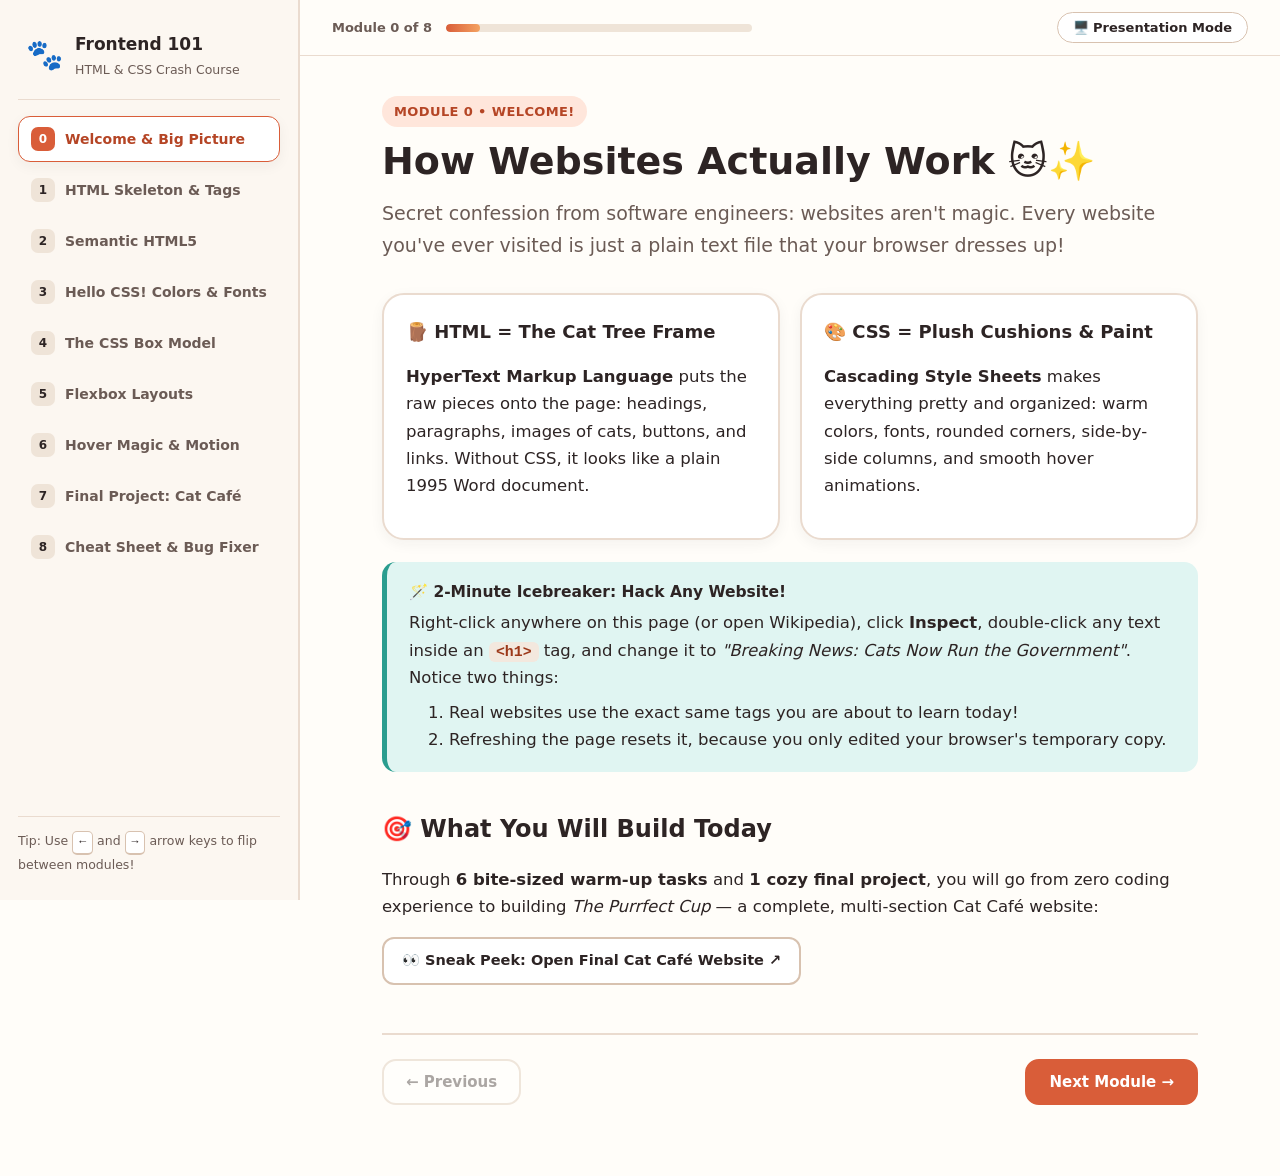
<file: index.html>
<!DOCTYPE html>
<html lang="en">
<head>
  <meta charset="UTF-8">
  <meta name="viewport" content="width=device-width, initial-scale=1.0">
  <title>Lecture 1: Frontend with HTML &amp; CSS (Cat Edition!)</title>
  <link rel="stylesheet" href="lecture-styles.css">
</head>
<body>

  <div class="app-shell">

    <!-- ================= LEFT SIDEBAR NAVIGATION ================= -->
    <aside class="sidebar">
      <div>
        <div class="brand-box">
          <div class="brand-icon">🐾</div>
          <div>
            <p class="brand-title">Frontend 101</p>
            <p class="brand-sub">HTML &amp; CSS Crash Course</p>
          </div>
        </div>

        <ul class="chapter-list">
          <li><button class="chapter-btn active"><span class="chapter-num">0</span> Welcome &amp; Big Picture</button></li>
          <li><button class="chapter-btn"><span class="chapter-num">1</span> HTML Skeleton &amp; Tags</button></li>
          <li><button class="chapter-btn"><span class="chapter-num">2</span> Semantic HTML5</button></li>
          <li><button class="chapter-btn"><span class="chapter-num">3</span> Hello CSS! Colors &amp; Fonts</button></li>
          <li><button class="chapter-btn"><span class="chapter-num">4</span> The CSS Box Model</button></li>
          <li><button class="chapter-btn"><span class="chapter-num">5</span> Flexbox Layouts</button></li>
          <li><button class="chapter-btn"><span class="chapter-num">6</span> Hover Magic &amp; Motion</button></li>
          <li><button class="chapter-btn"><span class="chapter-num">7</span> Final Project: Cat Café</button></li>
          <li><button class="chapter-btn"><span class="chapter-num">8</span> Cheat Sheet &amp; Bug Fixer</button></li>
        </ul>
      </div>

      <div class="sidebar-footer">
        Tip: Use <span class="kbd">←</span> and <span class="kbd">→</span> arrow keys to flip between modules!
      </div>
    </aside>

    <!-- ================= MAIN LECTURE CONTENT ================= -->
    <div class="main-area">

      <header class="topbar">
        <div class="progress-wrap">
          <span class="progress-label" id="progressLabel">Module 0 of 8</span>
          <div class="progress-track">
            <div class="progress-fill" id="progressFill"></div>
          </div>
        </div>

        <div class="topbar-actions">
          <button class="pill-btn" id="togglePresentBtn">🖥️ Presentation Mode</button>
        </div>
      </header>

      <main class="content-inner">

        <!-- =========================================================
             MODULE 0: WELCOME & HOW WEBSITES WORK
             ========================================================= -->
        <section class="chapter-panel active">
          <span class="module-eyebrow">Module 0 &bull; Welcome!</span>
          <h1>How Websites Actually Work 🐱✨</h1>
          <p class="lead">
            Secret confession from software engineers: websites aren't magic. Every website you've ever
            visited is just a plain text file that your browser dresses up!
          </p>

          <div class="concept-grid">
            <div class="concept-card">
              <h3>🪵 HTML = The Cat Tree Frame</h3>
              <p>
                <strong>HyperText Markup Language</strong> puts the raw pieces onto the page:
                headings, paragraphs, images of cats, buttons, and links. Without CSS, it looks like a plain 1995 Word document.
              </p>
            </div>

            <div class="concept-card">
              <h3>🎨 CSS = Plush Cushions &amp; Paint</h3>
              <p>
                <strong>Cascading Style Sheets</strong> makes everything pretty and organized:
                warm colors, fonts, rounded corners, side-by-side columns, and smooth hover animations.
              </p>
            </div>
          </div>

          <div class="callout callout-tip">
            <strong class="callout-title">🪄 2-Minute Icebreaker: Hack Any Website!</strong>
            Right-click anywhere on this page (or open Wikipedia), click <strong>Inspect</strong>,
            double-click any text inside an <code class="inline">&lt;h1&gt;</code> tag, and change it to
            <em>"Breaking News: Cats Now Run the Government"</em>. Notice two things:
            <ol style="margin: 8px 0 0 0;">
              <li>Real websites use the exact same tags you are about to learn today!</li>
              <li>Refreshing the page resets it, because you only edited your browser's temporary copy.</li>
            </ol>
          </div>

          <h2>🎯 What You Will Build Today</h2>
          <p>
            Through <strong>6 bite-sized warm-up tasks</strong> and <strong>1 cozy final project</strong>,
            you will go from zero coding experience to building <em>The Purrfect Cup</em> — a complete, multi-section Cat Café website:
          </p>
          <p>
            <a class="btn-link btn-link-secondary" href="solutions/task-07-final-cat-cafe/index.html" target="_blank">
              👀 Sneak Peek: Open Final Cat Café Website ↗
            </a>
          </p>
        </section>

        <!-- =========================================================
             MODULE 1: HTML SKELETON & FIRST TAGS
             ========================================================= -->
        <section class="chapter-panel">
          <span class="module-eyebrow">Module 1 &bull; HTML Basics</span>
          <h1>HTML Tags: Making Sandwiches with Text</h1>
          <p class="lead">
            In HTML, we wrap pieces of content inside <strong>tags</strong> using angle brackets <code class="inline">&lt; &gt;</code> so the browser knows what each piece is.
          </p>

          <!-- Interactive Widget 1 -->
          <div class="playground">
            <span class="playground-badge">Interactive Explorer</span>
            <h3 style="margin-top:0;">Click Each Piece of This HTML Link:</h3>

            <div class="tag-anatomy-tokens">
              <span class="token-part token-open selected" data-part="open">&lt;a</span>
              <span class="token-part token-attr" data-part="attr">href="https://cats.com"</span>
              <span class="token-part token-open" data-part="open">&gt;</span>
              <span class="token-part token-content" data-part="content">Pet Mochi!</span>
              <span class="token-part token-close" data-part="close">&lt;/a&gt;</span>
            </div>

            <div class="token-explain" id="tokenExplain">
              <strong>1. Opening Tag <code>&lt;a ...&gt;</code></strong>: Tells the browser "Start a clickable link right here!" Think of it as the top slice of bread in a sandwich.
            </div>
          </div>

          <h2>📋 Your Starter Pack of HTML Tags</h2>
          <table class="ref-table">
            <thead>
              <tr>
                <th>Tag</th>
                <th>What It Creates</th>
                <th>Example</th>
              </tr>
            </thead>
            <tbody>
              <tr>
                <td><code class="inline">&lt;h1&gt;</code> to <code class="inline">&lt;h6&gt;</code></td>
                <td>Headings (<code class="inline">h1</code> is biggest, <code class="inline">h6</code> is smallest)</td>
                <td><code class="inline">&lt;h1&gt;Meet Mochi&lt;/h1&gt;</code></td>
              </tr>
              <tr>
                <td><code class="inline">&lt;p&gt;</code></td>
                <td>A normal paragraph of text</td>
                <td><code class="inline">&lt;p&gt;She loves naps.&lt;/p&gt;</code></td>
              </tr>
              <tr>
                <td><code class="inline">&lt;strong&gt;</code> / <code class="inline">&lt;em&gt;</code></td>
                <td><strong>Bold</strong> importance / <em>Italic</em> emphasis</td>
                <td><code class="inline">&lt;strong&gt;Very&lt;/strong&gt; fluffy</code></td>
              </tr>
              <tr>
                <td><code class="inline">&lt;ul&gt;</code> &amp; <code class="inline">&lt;li&gt;</code></td>
                <td>Unordered bullet list + list items inside it</td>
                <td><code class="inline">&lt;ul&gt;&lt;li&gt;Tuna&lt;/li&gt;&lt;/ul&gt;</code></td>
              </tr>
              <tr>
                <td><code class="inline">&lt;a href="..."&gt;</code></td>
                <td>Clickable link (<code class="inline">target="_blank"</code> = new tab)</td>
                <td><code class="inline">&lt;a href="#menu"&gt;Menu&lt;/a&gt;</code></td>
              </tr>
              <tr>
                <td><code class="inline">&lt;img src="..." alt="..."&gt;</code></td>
                <td>Image! <strong>Special rule:</strong> No closing tag needed!</td>
                <td><code class="inline">&lt;img src="mochi.svg" alt="Cat"&gt;</code></td>
              </tr>
            </tbody>
          </table>

          <h2>🏠 Every HTML File Has Two Rooms: <code class="inline">&lt;head&gt;</code> &amp; <code class="inline">&lt;body&gt;</code></h2>
          <div class="code-card">
            <div class="code-header">
              <span>index.html</span>
              <button class="copy-btn">Copy</button>
            </div>
            <pre>&lt;!DOCTYPE html&gt;
&lt;html lang="en"&gt;
&lt;head&gt;
  &lt;!-- 🧠 BRAIN (Invisible settings, tab title &amp; CSS link) --&gt;
  &lt;meta charset="UTF-8"&gt;
  &lt;title&gt;Browser Tab Title&lt;/title&gt;
&lt;/head&gt;
&lt;body&gt;
  &lt;!-- 👀 VISIBLE PAGE (Everything your visitor actually sees!) --&gt;
  &lt;h1&gt;Hello from Mochi!&lt;/h1&gt;
&lt;/body&gt;
&lt;/html&gt;</pre>
          </div>

          <!-- TASK 1 BOX -->
          <div class="task-box">
            <div class="task-header">
              <span class="task-badge">🛠️ Hands-On Task 1</span>
              <span class="folder-pill">📁 tasks/task-01-html-skeleton/index.html</span>
            </div>
            <h3>Build Mochi's First Webpage!</h3>
            <p>
              Practice right here in the live editor below — OR open <code class="inline">tasks/task-01-html-skeleton/index.html</code> in VS Code!
            </p>

            <div class="task-steps-card">
              <h4>📋 Your Step-by-Step Assignment:</h4>
              <ol class="task-steps-list">
                <li>Change <code class="inline">&lt;title&gt;Change Me!&lt;/title&gt;</code> inside <code class="inline">&lt;head&gt;</code> to <code class="inline">Meet Mochi the Cat!</code></li>
                <li>Replace the placeholder line with a main heading: <code class="inline">&lt;h1&gt;Meet Mochi!&lt;/h1&gt;</code></li>
                <li>Add Mochi's photo: <code class="inline">&lt;img src="assets/mochi.svg" alt="Mochi the calico cat" width="220"&gt;</code></li>
                <li>Wrap the bio sentence in <code class="inline">&lt;p&gt;...&lt;/p&gt;</code> and make one word <code class="inline">&lt;strong&gt;</code> (bold) and one word <code class="inline">&lt;em&gt;</code> (italic).</li>
                <li>Add a subheading: <code class="inline">&lt;h2&gt;Mochi's Favorite Snacks&lt;/h2&gt;</code></li>
                <li>Create a bullet list <code class="inline">&lt;ul&gt;</code> with 3 <code class="inline">&lt;li&gt;</code> items (<em>Crispy salmon treats</em>, <em>Steamed chicken</em>, <em>Anything on your plate</em>).</li>
                <li>Add a link: <code class="inline">&lt;a href="https://en.wikipedia.org/wiki/Calico_cat" target="_blank"&gt;Learn more about Calico Cats&lt;/a&gt;</code></li>
              </ol>
            </div>

            <div class="live-sandbox" data-sandbox-id="1"></div>

            <div class="task-links">
              <a class="btn-link btn-link-primary" href="tasks/task-01-html-skeleton/index.html" target="_blank">Open Standalone Starter File ↗</a>
              <a class="btn-link btn-link-secondary" href="solutions/task-01-html-skeleton/index.html" target="_blank">Preview Full Target Solution ↗</a>
            </div>

            <details class="spoiler">
              <summary>💡 Need a Hint?</summary>
              <p style="margin-bottom:0;">
                Remember that <code class="inline">&lt;li&gt;</code> items must live <em>inside</em> <code class="inline">&lt;ul&gt; ... &lt;/ul&gt;</code>, and <code class="inline">&lt;img&gt;</code> stands on its own without <code class="inline">&lt;/img&gt;</code>!
              </p>
            </details>

            <details class="spoiler">
              <summary>✅ Full Solution Code</summary>
              <div class="code-card">
                <div class="code-header"><span>solutions/task-01-html-skeleton/index.html</span><button class="copy-btn">Copy</button></div>
                <pre>&lt;h1&gt;Meet Mochi!&lt;/h1&gt;
&lt;img src="../../assets/mochi.svg" alt="Mochi the calico cat" width="260"&gt;

&lt;p&gt;
  Mochi is a &lt;strong&gt;professional napper&lt;/strong&gt; who believes every box belongs to &lt;em&gt;her&lt;/em&gt;.
&lt;/p&gt;

&lt;h2&gt;Mochi's Favorite Snacks&lt;/h2&gt;
&lt;ul&gt;
  &lt;li&gt;Crispy salmon treats&lt;/li&gt;
  &lt;li&gt;Steamed chicken&lt;/li&gt;
  &lt;li&gt;Anything currently on your plate&lt;/li&gt;
&lt;/ul&gt;

&lt;a href="https://en.wikipedia.org/wiki/Calico_cat" target="_blank"&gt;
  Learn more about Calico Cats
&lt;/a&gt;</pre>
              </div>
            </details>
          </div>
        </section>

        <!-- =========================================================
             MODULE 2: SEMANTIC HTML5
             ========================================================= -->
        <section class="chapter-panel">
          <span class="module-eyebrow">Module 2 &bull; Clean Structure</span>
          <h1>Semantic HTML5: Labeling Your Moving Boxes 📦</h1>
          <p class="lead">
            Imagine moving into a new apartment where all 40 cardboard boxes just say <strong>"BOX"</strong> (<code class="inline">&lt;div&gt;</code>). You'd go crazy! Semantic HTML gives your page sections meaningful labels.
          </p>

          <div class="wireframe-compare">
            <div class="wf-box">
              <h3 style="margin-top:0; color:#9c3819;">❌ "Div Soup" (Hard to read)</h3>
              <div class="wf-tag">&lt;div&gt; Top Bar &amp; Links &lt;/div&gt;</div>
              <div class="wf-tag">
                &lt;div&gt;<br>
                &nbsp;&nbsp;&lt;div&gt; About Shelter &lt;/div&gt;<br>
                &nbsp;&nbsp;&lt;div&gt; Cat Card &lt;/div&gt;<br>
                &lt;/div&gt;
              </div>
              <div class="wf-tag">&lt;div&gt; Copyright &amp; Address &lt;/div&gt;</div>
            </div>

            <div class="wf-box wf-good">
              <h3 style="margin-top:0; color:#165b52;">✅ Semantic HTML5 (Crystal clear!)</h3>
              <div class="wf-tag">&lt;header&gt; + &lt;nav&gt; Links &lt;/header&gt;</div>
              <div class="wf-tag">
                &lt;main&gt;<br>
                &nbsp;&nbsp;&lt;section&gt; About Shelter &lt;/section&gt;<br>
                &nbsp;&nbsp;&lt;article&gt; Cat Card &lt;/article&gt;<br>
                &lt;/main&gt;
              </div>
              <div class="wf-tag">&lt;footer&gt; Copyright &amp; Address &lt;/footer&gt;</div>
            </div>
          </div>

          <div class="callout callout-purple">
            <strong class="callout-title">🔗 Bonus Superpower: Page Jump Links!</strong>
            If you give any section an ID like <code class="inline">&lt;section id="residents"&gt;</code>, you can make a link jump straight to it on click using <code class="inline">&lt;a href="#residents"&gt;Our Cats&lt;/a&gt;</code>!
          </div>

          <!-- TASK 2 BOX -->
          <div class="task-box">
            <div class="task-header">
              <span class="task-badge">🛠️ Hands-On Task 2</span>
              <span class="folder-pill">📁 tasks/task-02-semantic-html/index.html</span>
            </div>
            <h3>Clean Up the Sunny Paws Cat Shelter!</h3>
            <p>
              Someone built the shelter's webpage using nothing but generic <code class="inline">&lt;div&gt;</code> tags! Refactor the "div soup" into meaningful HTML5 tags (note: semantic tags organize your code structure, so the visual look won't change yet — CSS comes next!).
            </p>

            <div class="task-steps-card">
              <h4>📋 Your Step-by-Step Assignment:</h4>
              <ol class="task-steps-list">
                <li>Change the top banner <code class="inline">&lt;div&gt;</code> into <code class="inline">&lt;header&gt; ... &lt;/header&gt;</code>.</li>
                <li>Change the link bar <code class="inline">&lt;div&gt;</code> inside the header into <code class="inline">&lt;nav&gt; ... &lt;/nav&gt;</code>.</li>
                <li>Change the big middle wrapper <code class="inline">&lt;div&gt;</code> into <code class="inline">&lt;main&gt; ... &lt;/main&gt;</code>.</li>
                <li>Change <code class="inline">&lt;div id="about"&gt;</code> and <code class="inline">&lt;div id="residents"&gt;</code> into <code class="inline">&lt;section&gt;</code> tags (keep their <code class="inline">id</code> attributes!).</li>
                <li>Change both Barnaby's and Luna's <code class="inline">&lt;div&gt;</code> blocks into <code class="inline">&lt;article&gt; ... &lt;/article&gt;</code>.</li>
                <li>Change the bottom <code class="inline">&lt;div id="contact"&gt;</code> into <code class="inline">&lt;footer id="contact"&gt; ... &lt;/footer&gt;</code>.</li>
              </ol>
            </div>

            <div class="live-sandbox" data-sandbox-id="2"></div>

            <div class="task-links">
              <a class="btn-link btn-link-primary" href="tasks/task-02-semantic-html/index.html" target="_blank">Open Standalone Starter File ↗</a>
              <a class="btn-link btn-link-secondary" href="solutions/task-02-semantic-html/index.html" target="_blank">Preview Full Target Solution ↗</a>
            </div>

            <details class="spoiler">
              <summary>✅ Full Solution Code</summary>
              <div class="code-card">
                <div class="code-header"><span>solutions/task-02-semantic-html/index.html</span><button class="copy-btn">Copy</button></div>
                <pre>&lt;header&gt;
  &lt;h1&gt;Sunny Paws Cat Shelter&lt;/h1&gt;
  &lt;nav&gt;
    &lt;a href="#about"&gt;About Us&lt;/a&gt; |
    &lt;a href="#residents"&gt;Our Cats&lt;/a&gt; |
    &lt;a href="#contact"&gt;Visit Us&lt;/a&gt;
  &lt;/nav&gt;
&lt;/header&gt;

&lt;main&gt;
  &lt;section id="about"&gt;
    &lt;h2&gt;About Our Shelter&lt;/h2&gt;
    &lt;p&gt;We rescue sleepy kitties and match them with loving forever homes.&lt;/p&gt;
  &lt;/section&gt;

  &lt;section id="residents"&gt;
    &lt;h2&gt;Cats Looking for a Home&lt;/h2&gt;
    &lt;article&gt;
      &lt;h3&gt;Barnaby (Age: 3)&lt;/h3&gt;
      &lt;img src="../../assets/barnaby.svg" alt="Barnaby" width="220"&gt;
      &lt;p&gt;Loves chasing teal yarn balls and loudly announcing dinner time.&lt;/p&gt;
    &lt;/article&gt;
    &lt;article&gt;
      &lt;h3&gt;Luna (Age: 2)&lt;/h3&gt;
      &lt;img src="../../assets/luna.svg" alt="Luna" width="220"&gt;
      &lt;p&gt;Quiet shadow ninja who purrs like a tiny motorboat when you read a book.&lt;/p&gt;
    &lt;/article&gt;
  &lt;/section&gt;
&lt;/main&gt;

&lt;footer id="contact"&gt;
  &lt;p&gt;12 Whisker Lane, Catville &amp;bull; &amp;copy; 2026 Sunny Paws Cat Shelter&lt;/p&gt;
&lt;/footer&gt;</pre>
              </div>
            </details>
          </div>
        </section>

        <!-- =========================================================
             MODULE 3: HELLO CSS! SELECTORS, COLORS & FONTS
             ========================================================= -->
        <section class="chapter-panel">
          <span class="module-eyebrow">Module 3 &bull; Styling Begins</span>
          <h1>Hello CSS! Colors, Fonts &amp; Selectors 🎨</h1>
          <p class="lead">
            Now let's make things look good! We write CSS in a separate file (<code class="inline">style.css</code>) and connect it inside our HTML <code class="inline">&lt;head&gt;</code> with one magic line:
          </p>

          <div class="code-card">
            <div class="code-header"><span>Inside &lt;head&gt; in index.html</span><button class="copy-btn">Copy</button></div>
            <pre>&lt;link rel="stylesheet" href="style.css"&gt;</pre>
          </div>

          <h2>🎯 How CSS Picks Which Elements to Paint</h2>
          <p>Every CSS rule has a <strong>Selector</strong> (who to style) followed by curly braces <code class="inline">{ }</code> containing <code class="inline">property: value;</code> pairs:</p>

          <!-- Interactive Widget 3: Selector Playground -->
          <div class="playground">
            <span class="playground-badge">Interactive Selector Tester</span>
            <h3 style="margin-top:0;">Click a CSS Selector to See Which Cats Get Styled:</h3>

            <div class="selector-buttons">
              <button class="sel-btn" data-sel="article">article { ... }</button>
              <button class="sel-btn active" data-sel=".sleepy">.sleepy { ... }</button>
              <button class="sel-btn" data-sel=".dapper">.dapper { ... }</button>
              <button class="sel-btn" data-sel="#luna-vip">#luna-vip { ... }</button>
            </div>

            <div class="selector-cats-stage">
              <div class="sel-cat-item" data-classes="sleepy" data-id="mochi">
                <img src="assets/mochi.svg" alt="Mochi">
                <strong>Mochi</strong>
                <span class="mini-code-tag">&lt;article class="sleepy"&gt;</span>
              </div>

              <div class="sel-cat-item" data-classes="dapper" data-id="whiskers">
                <img src="assets/whiskers.svg" alt="Sir Whiskers">
                <strong>Sir Whiskers</strong>
                <span class="mini-code-tag">&lt;article class="dapper"&gt;</span>
              </div>

              <div class="sel-cat-item" data-classes="sleepy" data-id="luna-vip">
                <img src="assets/luna.svg" alt="Luna">
                <strong>Luna</strong>
                <span class="mini-code-tag">&lt;article class="sleepy" id="luna-vip"&gt;</span>
              </div>
            </div>

            <div class="token-explain" id="selectorExplain" style="margin-top:16px;"></div>
          </div>

          <div class="callout callout-tip">
            <strong class="callout-title">💡 Rule of Thumb: Use <code>.classes</code> 90% of the Time!</strong>
            <ul>
              <li><strong>No symbol</strong> (<code class="inline">p</code>, <code class="inline">h1</code>, <code class="inline">body</code>) = styles <em>every</em> tag of that type.</li>
              <li><strong>Dot <code class="inline">.</code></strong> (<code class="inline">.card</code>, <code class="inline">.highlight</code>) = styles any element with <code class="inline">class="card"</code>. Reusable and flexible!</li>
              <li><strong>Hashtag <code class="inline">#</code></strong> (<code class="inline">#banner</code>) = styles one single unique <code class="inline">id="banner"</code>.</li>
            </ul>
          </div>

          <!-- TASK 3 BOX -->
          <div class="task-box">
            <div class="task-header">
              <span class="task-badge">🛠️ Hands-On Task 3</span>
              <span class="folder-pill">📁 tasks/task-03-css-colors-fonts/</span>
            </div>
            <h3>Style "The Daily Meow" Newspaper!</h3>
            <p>
              First link <code class="inline">style.css</code> in the <code class="inline">index.html</code> tab, then switch to the <code class="inline">style.css</code> tab to style tags, classes, and IDs!
            </p>

            <div class="task-steps-card">
              <h4>📋 Your Step-by-Step Assignment:</h4>
              <ol class="task-steps-list">
                <li>In <code class="inline">index.html</code> (inside <code class="inline">&lt;head&gt;</code>), add <code class="inline">&lt;link rel="stylesheet" href="style.css"&gt;</code>.</li>
                <li>Switch to <code class="inline">style.css</code> and style <code class="inline">body</code>: <code class="inline">background-color: #fff9f2; color: #2d2424; font-family: sans-serif; line-height: 1.6;</code></li>
                <li>Style <code class="inline">h1</code>: <code class="inline">color: #d95d39; font-size: 34px; text-align: center;</code></li>
                <li>Style class <code class="inline">.subtitle</code>: <code class="inline">text-align: center; color: #7a6a63;</code></li>
                <li>Style class <code class="inline">.highlight</code>: <code class="inline">background-color: #ffe3cc; color: #b54222; font-weight: bold;</code></li>
                <li>Style class <code class="inline">.cat-quote</code>: <code class="inline">font-style: italic; color: #5e3a8c;</code></li>
                <li>Style ID <code class="inline">#special-announcement</code>: <code class="inline">background-color: #231f2e; color: #ffd166; text-align: center; font-weight: bold; padding: 10px;</code></li>
              </ol>
            </div>

            <div class="live-sandbox" data-sandbox-id="3"></div>

            <div class="task-links">
              <a class="btn-link btn-link-primary" href="tasks/task-03-css-colors-fonts/index.html" target="_blank">Open Standalone Starter File ↗</a>
              <a class="btn-link btn-link-secondary" href="solutions/task-03-css-colors-fonts/index.html" target="_blank">Preview Full Target Solution ↗</a>
            </div>

            <details class="spoiler">
              <summary>✅ Full Solution CSS</summary>
              <div class="code-card">
                <div class="code-header"><span>solutions/task-03-css-colors-fonts/style.css</span><button class="copy-btn">Copy</button></div>
                <pre>body {
  background-color: #fff9f2;
  color: #2d2424;
  font-family: 'Segoe UI', system-ui, sans-serif;
  line-height: 1.6;
}

h1 {
  color: #d95d39;
  font-size: 40px;
  text-align: center;
}

.subtitle {
  text-align: center;
  color: #7a6a63;
  font-size: 18px;
}

.highlight {
  background-color: #ffe3cc;
  color: #b54222;
  font-weight: bold;
}

.cat-quote {
  font-style: italic;
  color: #5e3a8c;
  font-size: 19px;
}

#special-announcement {
  background-color: #231f2e;
  color: #ffd166;
  text-align: center;
  font-weight: bold;
}</pre>
              </div>
            </details>
          </div>
        </section>

        <!-- =========================================================
             MODULE 4: THE CSS BOX MODEL
             ========================================================= -->
        <section class="chapter-panel">
          <span class="module-eyebrow">Module 4 &bull; Core Superpower</span>
          <h1>The Box Model: A Cat in a Cardboard Box 📦🐱</h1>
          <p class="lead">
            Here is the biggest secret in CSS: <strong>every single element on a webpage is a rectangular box</strong>. Once you understand the 4 layers of a cat's cardboard box, spacing will never confuse you again!
          </p>

          <!-- Interactive Widget 4: Cat in a Cardboard Box -->
          <div class="playground">
            <span class="playground-badge">Live Box Model Visualizer</span>
            <h3 style="margin-top:0;">Drag the Sliders to Adjust Mochi's Cardboard Box:</h3>

            <div class="box-model-layout">
              <div>
                <div class="slider-row">
                  <label><span>Padding (Blanket INSIDE walls)</span> <span id="bmPaddingVal">20px</span></label>
                  <input type="range" id="bmPadding" min="0" max="48" value="20">
                </div>

                <div class="slider-row">
                  <label><span>Border (Cardboard wall thickness)</span> <span id="bmBorderVal">4px</span></label>
                  <input type="range" id="bmBorder" min="0" max="16" value="4">
                </div>

                <div class="slider-row">
                  <label><span>Border-Radius (Rounded corners)</span> <span id="bmRadiusVal">16px</span></label>
                  <input type="range" id="bmRadius" min="0" max="44" value="16">
                </div>

                <div class="slider-row">
                  <label><span>Margin (Personal space OUTSIDE)</span> <span id="bmMarginVal">16px</span></label>
                  <input type="range" id="bmMargin" min="0" max="44" value="16">
                </div>

                <div class="code-card" style="margin-bottom:0;">
                  <div class="code-header"><span>Live CSS</span><button class="copy-btn">Copy</button></div>
                  <pre id="bmCodeOutput"></pre>
                </div>
              </div>

              <div>
                <div class="bm-stage">
                  <span class="bm-margin-label">↕ Margin Zone (Pushes neighbors away)</span>
                  <div class="bm-cardboard-box" id="bmCardboardBox">
                    <div class="bm-content-cat">
                      <img src="assets/mochi.svg" alt="Mochi inside a box">
                      <strong>Content (Mochi!)</strong>
                    </div>
                  </div>
                </div>

                <div class="bm-legend">
                  <span><i class="legend-dot" style="background:#ffffff; border:1px solid #ccc;"></i>Content</span>
                  <span><i class="legend-dot" style="background:#d4edda;"></i>Padding (Inside)</span>
                  <span><i class="legend-dot" style="background:#8d5b4c;"></i>Border (Walls)</span>
                  <span><i class="legend-dot" style="background:#ffebd2;"></i>Margin (Outside)</span>
                </div>
              </div>
            </div>
          </div>

          <div class="callout">
            <strong class="callout-title">🔥 Two Pro Tricks You Will Use Every Day:</strong>
            <ol style="margin:6px 0 0 0;">
              <li><strong>Center a box horizontally:</strong> Give it a <code class="inline">width</code> (like <code class="inline">350px</code>) and set <code class="inline">margin: 40px auto;</code> — <code class="inline">auto</code> splits the left and right margin equally!</li>
              <li><strong>Pill-shaped badges:</strong> Set <code class="inline">border-radius: 999px;</code> on any tag or button for smooth capsule corners!</li>
            </ol>
          </div>

          <!-- TASK 4 BOX -->
          <div class="task-box">
            <div class="task-header">
              <span class="task-badge">🛠️ Hands-On Task 4</span>
              <span class="folder-pill">📁 tasks/task-04-box-model-card/style.css</span>
            </div>
            <h3>Design Sir Whiskers' VIP Adoption Card!</h3>
            <p>
              Turn an unstyled block into a modern UI card using <code class="inline">padding</code>, <code class="inline">border</code>, <code class="inline">border-radius</code>, and <code class="inline">margin</code>!
            </p>

            <div class="task-steps-card">
              <h4>📋 Your Step-by-Step Assignment:</h4>
              <ol class="task-steps-list">
                <li>Style <code class="inline">.cat-card</code>: <code class="inline">width: 300px; background-color: #ffffff; padding: 20px; border: 2px solid #d6e4f5; border-radius: 22px; margin: 16px auto; box-shadow: 0 12px 24px rgba(40,42,54,0.1);</code></li>
                <li>Style <code class="inline">.cat-photo</code>: <code class="inline">width: 100%; display: block; border-radius: 14px; margin-bottom: 12px;</code></li>
                <li>Turn <code class="inline">.badge</code> into a pill shape: <code class="inline">display: inline-block; background-color: #e3f6e8; color: #216e39; padding: 5px 12px; border-radius: 999px; font-size: 12px; font-weight: bold;</code></li>
                <li>Style <code class="inline">.adopt-btn</code>: <code class="inline">width: 100%; padding: 12px; background-color: #e63946; color: #ffffff; border: none; border-radius: 10px; font-weight: bold;</code></li>
              </ol>
            </div>

            <div class="live-sandbox" data-sandbox-id="4"></div>

            <div class="task-links">
              <a class="btn-link btn-link-primary" href="tasks/task-04-box-model-card/index.html" target="_blank">Open Standalone Starter File ↗</a>
              <a class="btn-link btn-link-secondary" href="solutions/task-04-box-model-card/index.html" target="_blank">Preview Full Target Solution ↗</a>
            </div>

            <details class="spoiler">
              <summary>✅ Full Solution CSS</summary>
              <div class="code-card">
                <div class="code-header"><span>solutions/task-04-box-model-card/style.css</span><button class="copy-btn">Copy</button></div>
                <pre>.cat-card {
  width: 350px;
  background-color: #ffffff;
  padding: 24px;
  border: 2px solid #d6e4f5;
  border-radius: 24px;
  margin: 48px auto;
  box-shadow: 0 14px 30px rgba(40, 42, 54, 0.1);
}

.cat-photo {
  width: 100%;
  display: block;
  border-radius: 16px;
  margin-bottom: 16px;
}

.badge {
  display: inline-block;
  background-color: #e3f6e8;
  color: #216e39;
  font-size: 13px;
  font-weight: bold;
  padding: 6px 12px;
  border-radius: 999px;
}

.adopt-btn {
  width: 100%;
  padding: 14px 20px;
  background-color: #e63946;
  color: #ffffff;
  font-size: 16px;
  font-weight: bold;
  border: none;
  border-radius: 12px;
  cursor: pointer;
}</pre>
              </div>
            </details>
          </div>
        </section>

        <!-- =========================================================
             MODULE 5: FLEXBOX LAYOUTS
             ========================================================= -->
        <section class="chapter-panel">
          <span class="module-eyebrow">Module 5 &bull; Modern Page Layouts</span>
          <h1>Flexbox: Cats on a Sunny Windowsill ☀️🐾</h1>
          <p class="lead">
            By default, HTML stacks block elements vertically from top to bottom. How do modern websites put a logo on the left, links on the right, and 3 cards side-by-side? Meet <strong>Flexbox</strong>!
          </p>

          <div class="callout callout-tip">
            <strong class="callout-title">👑 The Golden Rule of Flexbox:</strong>
            You always put <code class="inline">display: flex;</code> on the <strong>PARENT container</strong> (the windowsill), and all of its direct children (the cats!) immediately line up side-by-side!
          </div>

          <!-- Interactive Widget 5: Flexbox Windowsill -->
          <div class="playground">
            <span class="playground-badge">Interactive Flexbox Playground</span>
            <h3 style="margin-top:0;">Move the Cats Around the Windowsill:</h3>

            <div class="flex-controls">
              <div class="control-group">
                <label for="flexJustify">justify-content (Left/Right)</label>
                <select id="flexJustify">
                  <option value="flex-start">flex-start (Left)</option>
                  <option value="center" selected>center (Middle)</option>
                  <option value="flex-end">flex-end (Right)</option>
                  <option value="space-between">space-between (Spread Edges!)</option>
                  <option value="space-around">space-around</option>
                </select>
              </div>

              <div class="control-group">
                <label for="flexAlign">align-items (Up/Down)</label>
                <select id="flexAlign">
                  <option value="center" selected>center (Middle)</option>
                  <option value="flex-start">flex-start (Top)</option>
                  <option value="flex-end">flex-end (Bottom)</option>
                  <option value="stretch">stretch (Equal Height)</option>
                </select>
              </div>

              <div class="control-group">
                <label for="flexDir">flex-direction</label>
                <select id="flexDir">
                  <option value="row" selected>row (Horizontal)</option>
                  <option value="row-reverse">row-reverse</option>
                  <option value="column">column (Vertical Stack)</option>
                </select>
              </div>

              <div class="control-group">
                <label for="flexGap">gap (Space Between Cats)</label>
                <select id="flexGap">
                  <option value="0px">0px (Squished!)</option>
                  <option value="16px" selected>16px (Cozy)</option>
                  <option value="36px">36px (Roomy)</option>
                </select>
              </div>
            </div>

            <div class="windowsill-stage" id="windowsillStage">
              <div class="sill-cat">
                <img src="assets/mochi.svg" alt="Mochi">
                <span>1. Mochi</span>
              </div>
              <div class="sill-cat tall">
                <img src="assets/whiskers.svg" alt="Sir Whiskers">
                <span>2. Whiskers (Tall)</span>
              </div>
              <div class="sill-cat">
                <img src="assets/barnaby.svg" alt="Barnaby">
                <span>3. Barnaby</span>
              </div>
            </div>

            <div class="code-card" style="margin-bottom:0; margin-top:16px;">
              <div class="code-header"><span>Generated Flexbox CSS</span><button class="copy-btn">Copy</button></div>
              <pre id="flexCodeOutput"></pre>
            </div>
          </div>

          <p>
            <strong>Bonus Mobile-Friendly Property:</strong> Adding <code class="inline">flex-wrap: wrap;</code> tells the browser: <em>"If the screen gets too narrow for 3 cards side-by-side, gently wrap the extra card onto the next row instead of squishing it!"</em>
          </p>

          <!-- TASK 5 BOX -->
          <div class="task-box">
            <div class="task-header">
              <span class="task-badge">🛠️ Hands-On Task 5</span>
              <span class="folder-pill">📁 tasks/task-05-flexbox-layout/style.css</span>
            </div>
            <h3>Arrange the WhiskerSquad Navbar &amp; Cat Gallery!</h3>
            <p>
              Everything is stacked vertically right now! Add <code class="inline">display: flex;</code> to the 4 parent containers in <code class="inline">style.css</code> to snap the layout into place.
            </p>

            <div class="task-steps-card">
              <h4>📋 Your Step-by-Step Assignment:</h4>
              <ol class="task-steps-list">
                <li>On <code class="inline">.navbar</code>, add <code class="inline">display: flex; justify-content: space-between; align-items: center;</code></li>
                <li>On <code class="inline">.nav-links</code>, add <code class="inline">display: flex; gap: 16px; list-style: none; margin: 0; padding: 0;</code></li>
                <li>On <code class="inline">.card-grid</code>, add <code class="inline">display: flex; justify-content: center; gap: 16px; flex-wrap: wrap;</code></li>
                <li>On <code class="inline">.cat-stats</code>, add <code class="inline">display: flex; justify-content: space-between;</code></li>
              </ol>
            </div>

            <div class="live-sandbox" data-sandbox-id="5"></div>

            <div class="task-links">
              <a class="btn-link btn-link-primary" href="tasks/task-05-flexbox-layout/index.html" target="_blank">Open Standalone Starter File ↗</a>
              <a class="btn-link btn-link-secondary" href="solutions/task-05-flexbox-layout/index.html" target="_blank">Preview Full Target Solution ↗</a>
            </div>

            <details class="spoiler">
              <summary>✅ Full Solution CSS</summary>
              <div class="code-card">
                <div class="code-header"><span>solutions/task-05-flexbox-layout/style.css</span><button class="copy-btn">Copy</button></div>
                <pre>.navbar {
  display: flex;
  justify-content: space-between;
  align-items: center;
}

.nav-links {
  display: flex;
  gap: 24px;
  list-style: none;
  margin: 0;
  padding: 0;
}

.card-grid {
  display: flex;
  justify-content: center;
  gap: 24px;
  flex-wrap: wrap;
}

.cat-stats {
  display: flex;
  justify-content: space-between;
}</pre>
              </div>
            </details>
          </div>
        </section>

        <!-- =========================================================
             MODULE 6: HOVER EFFECTS & SMOOTH TRANSITIONS
             ========================================================= -->
        <section class="chapter-panel">
          <span class="module-eyebrow">Module 6 &bull; Polish &amp; Delight</span>
          <h1>Hover Magic &amp; Smooth Transitions ✨</h1>
          <p class="lead">
            What separates a beginner page from a polished, tactile frontend? Subtle feedback when you move your mouse (<code class="inline">:hover</code>) or click (<code class="inline">:active</code>)!
          </p>

          <!-- Interactive Widget 6: Hover Comparison -->
          <div class="playground">
            <span class="playground-badge">Feel the Difference</span>
            <h3 style="margin-top:0;">Hover Your Mouse Over Both Cards Below:</h3>

            <div class="hover-compare">
              <div class="demo-hover-card demo-no-transition">
                <img src="assets/barnaby.svg" alt="Barnaby">
                <h3>❌ Without <code>transition</code></h3>
                <p style="font-size:14px; color:#6b5b55; margin-bottom:0;">
                  Teleports abruptly! Feels jumpy and robotic.
                </p>
              </div>

              <div class="demo-hover-card demo-with-transition">
                <img src="assets/luna.svg" alt="Luna">
                <h3>✅ With <code>transition: 0.28s ease</code></h3>
                <p style="font-size:14px; color:#6b5b55; margin-bottom:0;">
                  Glides smoothly up and floats gently back down!
                </p>
              </div>
            </div>
          </div>

          <div class="code-card">
            <div class="code-header"><span>The Hover Lift Recipe</span><button class="copy-btn">Copy</button></div>
            <pre>.cat-card {
  /* Put transition on the BASE class (not :hover) so mouse-out is smooth too! */
  transition: transform 0.25s ease, box-shadow 0.25s ease;
}

.cat-card:hover {
  transform: translateY(-8px); /* Negative Y moves UPWARD by 8 pixels! */
  box-shadow: 0 18px 36px rgba(0, 0, 0, 0.14);
}</pre>
          </div>

          <!-- TASK 6 BOX -->
          <div class="task-box">
            <div class="task-header">
              <span class="task-badge">🛠️ Hands-On Task 6</span>
              <span class="folder-pill">📁 tasks/task-06-hover-magic/style.css</span>
            </div>
            <h3>Build the Interactive Cat Petting Cards!</h3>
            <p>
              Make Luna's card float smoothly upward when hovered, zoom her photo slightly, and make the button feel tactile when clicked!
            </p>

            <div class="task-steps-card">
              <h4>📋 Your Step-by-Step Assignment:</h4>
              <ol class="task-steps-list">
                <li>Add <code class="inline">transition: transform 0.25s ease, box-shadow 0.25s ease, border-color 0.25s ease;</code> to <code class="inline">.cat-card</code>.</li>
                <li>Create <code class="inline">.cat-card:hover</code> with <code class="inline">transform: translateY(-8px); border-color: #9b72cf; box-shadow: 0 18px 32px rgba(35,31,46,0.16);</code></li>
                <li>Add <code class="inline">transition: transform 0.3s ease;</code> to <code class="inline">.cat-photo</code>, and create <code class="inline">.cat-card:hover .cat-photo { transform: scale(1.06); }</code></li>
                <li>Add a transition to <code class="inline">.pet-btn</code>, darken on <code class="inline">.pet-btn:hover</code>, and add <code class="inline">.pet-btn:active { transform: scale(0.95); }</code>!</li>
              </ol>
            </div>

            <div class="live-sandbox" data-sandbox-id="6"></div>

            <div class="task-links">
              <a class="btn-link btn-link-primary" href="tasks/task-06-hover-magic/index.html" target="_blank">Open Standalone Starter File ↗</a>
              <a class="btn-link btn-link-secondary" href="solutions/task-06-hover-magic/index.html" target="_blank">Preview Full Target Solution ↗</a>
            </div>

            <details class="spoiler">
              <summary>✅ Full Solution CSS</summary>
              <div class="code-card">
                <div class="code-header"><span>solutions/task-06-hover-magic/style.css</span><button class="copy-btn">Copy</button></div>
                <pre>.cat-card {
  transition: transform 0.25s ease, box-shadow 0.25s ease, border-color 0.25s ease;
}

.cat-card:hover {
  transform: translateY(-8px);
  box-shadow: 0 18px 36px rgba(35, 31, 46, 0.14);
  border-color: #9b72cf;
}

.cat-photo {
  transition: transform 0.3s ease;
}

.cat-card:hover .cat-photo {
  transform: scale(1.05);
}

.pet-btn {
  transition: background-color 0.2s ease, transform 0.15s ease;
}

.pet-btn:hover {
  background-color: #5a3494;
  transform: translateY(-2px);
}

.pet-btn:active {
  transform: scale(0.96);
}</pre>
              </div>
            </details>
          </div>
        </section>

        <!-- =========================================================
             MODULE 7: FINAL CAPSTONE PROJECT — THE PURRFECT CUP
             ========================================================= -->
        <section class="chapter-panel">
          <span class="module-eyebrow">Module 7 &bull; Capstone Project</span>
          <h1>Final Project: "The Purrfect Cup" Cat Café ☕🐱</h1>
          <p class="lead">
            Time to combine <strong>every single skill</strong> from today into a complete, cozy landing page that looks like a real startup or café website!
          </p>

          <div class="concept-grid">
            <div class="concept-card">
              <h3>Milestone 1: Sticky Navbar</h3>
              <p>Connect <code class="inline">style.css</code>, add the <code class="inline">&lt;nav&gt;</code> links in HTML, and align the header using Flexbox <code class="inline">space-between</code>.</p>
            </div>
            <div class="concept-card">
              <h3>Milestone 2: 2-Column Hero</h3>
              <p>Write the big welcome <code class="inline">&lt;h1&gt;</code> &amp; buttons, then place the text and cozy café window art side-by-side!</p>
            </div>
            <div class="concept-card">
              <h3>Milestone 3: Resident Cats Grid</h3>
              <p>Add a new cat card (Barnaby or Luna!) in HTML, then style the cards with the Box Model, Flexbox, and <code class="inline">:hover</code> lift!</p>
            </div>
            <div class="concept-card">
              <h3>Milestone 4 &amp; 5: Menu &amp; Visit</h3>
              <p>Use Flexbox <code class="inline">space-between</code> to align coffee prices neatly on the right, and style the House Rules boxes!</p>
            </div>
          </div>

          <div class="task-box">
            <div class="task-header">
              <span class="task-badge">🏆 Capstone Build</span>
              <span class="folder-pill">📁 tasks/task-07-final-cat-cafe/</span>
            </div>
            <h3>Build &amp; Customize Your Own Cat Café!</h3>
            <p>
              Try a mini version in the live sandbox right below, or open <code class="inline">tasks/task-07-final-cat-cafe/</code> in VS Code to build the full multi-section website!
            </p>

            <div class="task-steps-card">
              <h4>📋 Your 5 Capstone Milestones:</h4>
              <ol class="task-steps-list">
                <li><strong>Navbar:</strong> Add <code class="inline">&lt;link rel="stylesheet" href="style.css"&gt;</code> + <code class="inline">&lt;nav class="main-nav"&gt;</code> links in HTML, and use Flexbox <code class="inline">space-between</code> on the header in CSS.</li>
                <li><strong>Hero Section:</strong> Add a welcoming <code class="inline">&lt;h1&gt;</code> and <code class="inline">&lt;p&gt;</code> in HTML, and align <code class="inline">.hero</code> side-by-side with <code class="inline">display: flex; align-items: center; gap: 18px;</code>.</li>
                <li><strong>Resident Cats:</strong> Add a new <code class="inline">&lt;article class="cat-card"&gt;</code> for Barnaby (<code class="inline">assets/barnaby.svg</code>), use Flexbox on <code class="inline">.cats-grid</code>, and add a <code class="inline">:hover</code> lift on <code class="inline">.cat-card</code>!</li>
                <li><strong>Café Menu:</strong> Align drink names on the left and prices on the right using <code class="inline">.menu-item { display: flex; justify-content: space-between; }</code>.</li>
                <li><strong>Make It Yours!</strong> Rename the café, customize the colors, or invent a hilarious menu item!</li>
              </ol>
            </div>

            <div class="live-sandbox" data-sandbox-id="7"></div>

            <div class="task-links">
              <a class="btn-link btn-link-primary" href="tasks/task-07-final-cat-cafe/index.html" target="_blank">Open Full Starter Café ↗</a>
              <a class="btn-link btn-link-secondary" href="solutions/task-07-final-cat-cafe/index.html" target="_blank">Preview Complete Café Solution ↗</a>
            </div>

            <details class="spoiler">
              <summary>✅ Milestone 3A Hint (HTML for Barnaby's Card)</summary>
              <div class="code-card">
                <div class="code-header"><span>HTML for Barnaby's Card</span><button class="copy-btn">Copy</button></div>
                <pre>&lt;article class="cat-card"&gt;
  &lt;img src="../../assets/barnaby.svg" alt="Barnaby the orange tabby cat"&gt;
  &lt;span class="cat-badge"&gt;Head of Chaos&lt;/span&gt;
  &lt;h3&gt;Barnaby&lt;/h3&gt;
  &lt;p&gt;Chases teal yarn balls under tables and believes every croissant is for him.&lt;/p&gt;
&lt;/article&gt;</pre>
              </div>
            </details>
          </div>
        </section>

        <!-- =========================================================
             MODULE 8: QUICK CHEAT SHEET & TROUBLESHOOTING
             ========================================================= -->
        <section class="chapter-panel">
          <span class="module-eyebrow">Module 8 &bull; Reference</span>
          <h1>5-Second Bug Fixer &amp; Cheat Sheet 🩺</h1>
          <p class="lead">
            Even 10-year senior developers hit CSS bugs every single day. Whenever something doesn't change on screen, run down this 5-step checklist!
          </p>

          <div class="callout">
            <strong class="callout-title">🚨 "Why Isn't My CSS Working?!" Checklist</strong>
            <ol style="margin:8px 0 0 0;">
              <li><strong>Did you save BOTH files?</strong> Check for a little dot next to <code class="inline">index.html</code> and <code class="inline">style.css</code> and press <span class="kbd">Ctrl</span> + <span class="kbd">S</span>!</li>
              <li><strong>Did you refresh the browser?</strong> Press <span class="kbd">F5</span> or <span class="kbd">Ctrl</span> + <span class="kbd">R</span>.</li>
              <li><strong>Is <code class="inline">&lt;link rel="stylesheet" href="style.css"&gt;</code> inside <code class="inline">&lt;head&gt;</code>?</strong> Double-check the filename spelling!</li>
              <li><strong>Did you forget the dot <code class="inline">.</code> on a class?</strong> <code class="inline">class="cat-card"</code> needs <code class="inline">.cat-card { ... }</code>, NOT <code class="inline">cat-card { ... }</code>!</li>
              <li><strong>Check the line ABOVE for a missing semicolon <code class="inline">;</code> or <code class="inline">}</code>!</strong> One missing semicolon disables the property right below it.</li>
            </ol>
          </div>

          <h2>⚡ Essential Properties at a Glance</h2>
          <table class="ref-table">
            <thead>
              <tr>
                <th>What You Want to Do</th>
                <th>Exact CSS to Write</th>
              </tr>
            </thead>
            <tbody>
              <tr>
                <td>Center text inside an element</td>
                <td><code class="inline">text-align: center;</code></td>
              </tr>
              <tr>
                <td>Center a box with a width on the page</td>
                <td><code class="inline">width: 350px; margin: 0 auto;</code></td>
              </tr>
              <tr>
                <td>Put items side-by-side in a row</td>
                <td><code class="inline">display: flex; gap: 24px;</code> <em>(on parent!)</em></td>
              </tr>
              <tr>
                <td>Push logo left &amp; nav links right</td>
                <td><code class="inline">display: flex; justify-content: space-between; align-items: center;</code></td>
              </tr>
              <tr>
                <td>Add breathing room <em>inside</em> a card</td>
                <td><code class="inline">padding: 24px;</code></td>
              </tr>
              <tr>
                <td>Make smooth rounded corners (or pill shape)</td>
                <td><code class="inline">border-radius: 20px;</code> (or <code class="inline">999px</code> for pills!)</td>
              </tr>
              <tr>
                <td>Remove underline from links</td>
                <td><code class="inline">text-decoration: none;</code></td>
              </tr>
              <tr>
                <td>Remove bullet points from a <code class="inline">&lt;ul&gt;</code></td>
                <td><code class="inline">list-style: none; padding: 0;</code></td>
              </tr>
            </tbody>
          </table>

          <div class="callout callout-tip">
            <strong class="callout-title">🎉 Congratulations on Finishing Lecture 1!</strong>
            You also have a printable/markdown copy of this reference saved right in your folder at <code class="inline">CHEAT_SHEET.md</code>!
          </div>
        </section>

        <!-- ================= BOTTOM NEXT / PREV NAVIGATION ================= -->
        <div class="chapter-pager">
          <button class="pager-btn" id="prevChapterBtn">← Previous</button>
          <button class="pager-btn next" id="nextChapterBtn">Next Module →</button>
        </div>

      </main>
    </div>
  </div>

  <script src="lecture-script.js"></script>
</body>
</html>
</file>
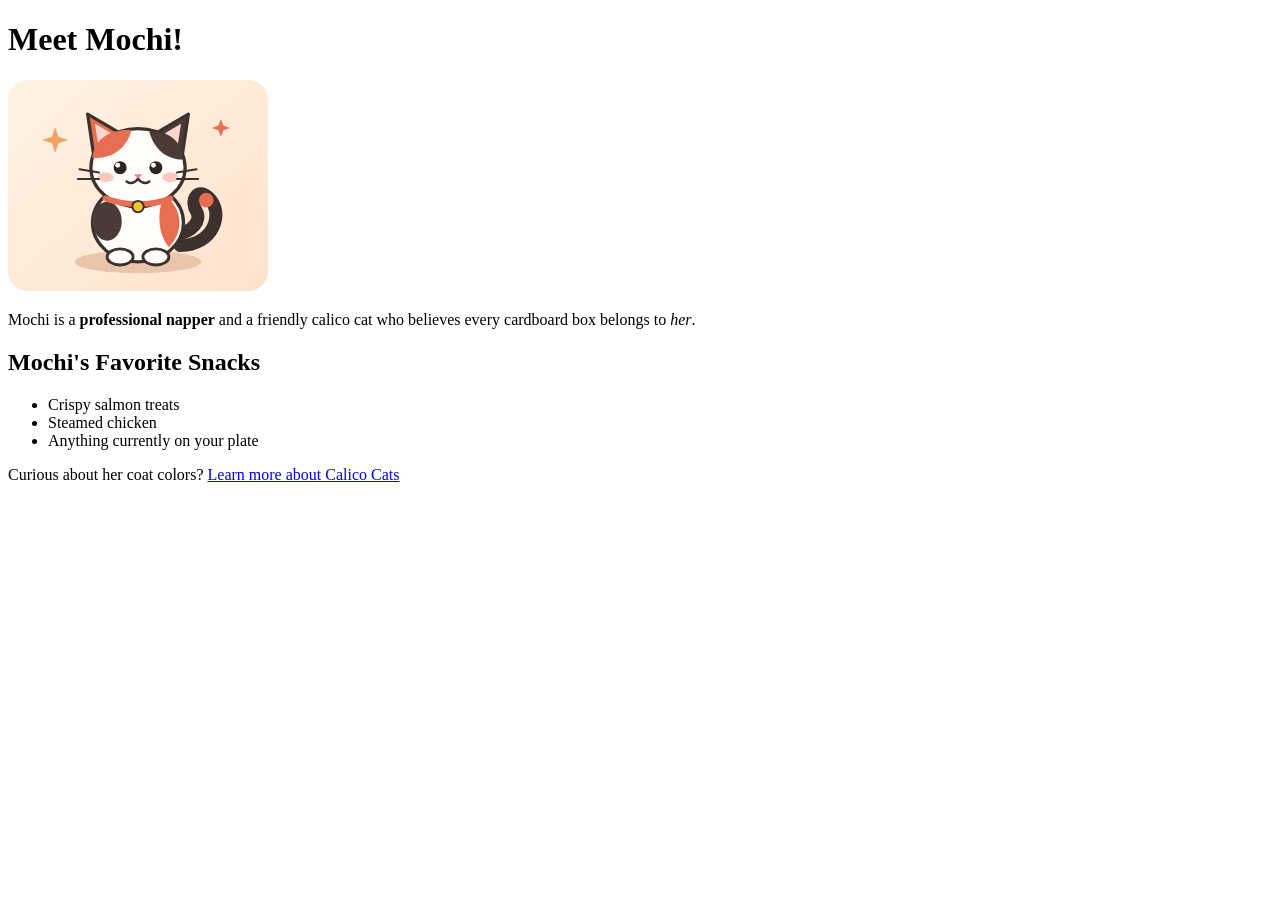
<file: solutions/task-01-html-skeleton/index.html>
<!DOCTYPE html>
<html lang="en">
<head>
  <meta charset="UTF-8">
  <meta name="viewport" content="width=device-width, initial-scale=1.0">

  <!-- 1. The <title> appears in the browser tab -->
  <title>Meet Mochi the Cat!</title>
</head>
<body>

  <!-- 2. Main page heading (only use one <h1> per page!) -->
  <h1>Meet Mochi!</h1>

  <!-- 3. Image tag: src tells the browser WHERE the image is, alt describes it -->
  <img src="../../assets/mochi.svg" alt="Mochi the calico cat" width="260">

  <!-- 4. Paragraph with <strong> (bold importance) and <em> (italic emphasis) -->
  <p>
    Mochi is a <strong>professional napper</strong> and a friendly calico cat who believes
    every cardboard box belongs to <em>her</em>.
  </p>

  <!-- 5. Subheading for a new topic -->
  <h2>Mochi's Favorite Snacks</h2>

  <!-- 6. Unordered (bullet) list with 3 list items -->
  <ul>
    <li>Crispy salmon treats</li>
    <li>Steamed chicken</li>
    <li>Anything currently on your plate</li>
  </ul>

  <!-- 7. Anchor link opening in a new tab -->
  <p>
    Curious about her coat colors?
    <a href="https://en.wikipedia.org/wiki/Calico_cat" target="_blank">
      Learn more about Calico Cats
    </a>
  </p>

</body>
</html>
</file>
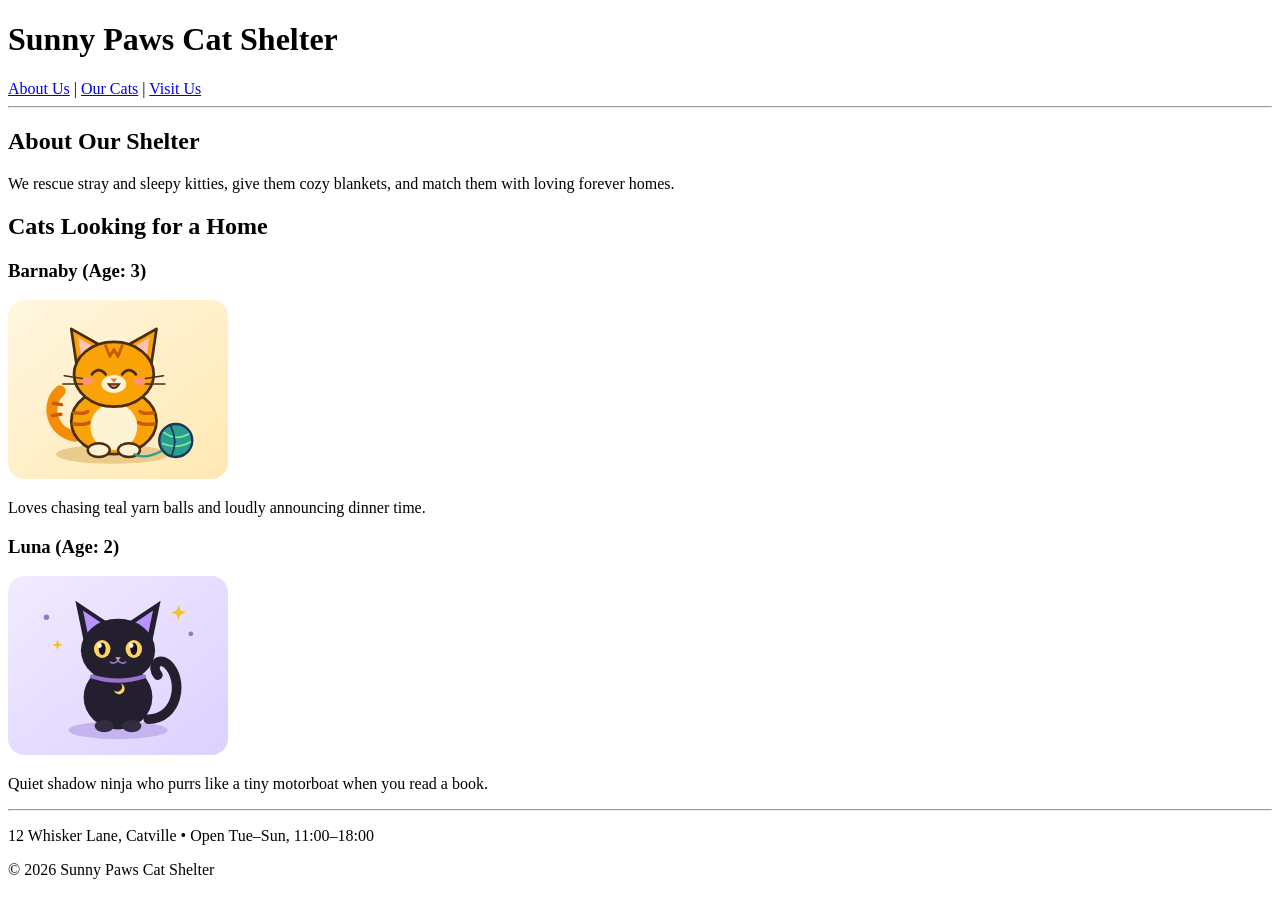
<file: solutions/task-02-semantic-html/index.html>
<!DOCTYPE html>
<html lang="en">
<head>
  <meta charset="UTF-8">
  <meta name="viewport" content="width=device-width, initial-scale=1.0">
  <title>Sunny Paws Cat Shelter</title>
</head>
<body>

  <!-- 1. <header> holds the introductory banner and navigation -->
  <header>
    <h1>Sunny Paws Cat Shelter</h1>

    <!-- 2. <nav> groups the main navigation links -->
    <nav>
      <a href="#about">About Us</a> |
      <a href="#residents">Our Cats</a> |
      <a href="#contact">Visit Us</a>
    </nav>
  </header>

  <hr>

  <!-- 3. <main> wraps the unique primary content of the page (only one <main> per page!) -->
  <main>

    <!-- 4. <section> groups related content under a heading -->
    <section id="about">
      <h2>About Our Shelter</h2>
      <p>
        We rescue stray and sleepy kitties, give them cozy blankets, and match
        them with loving forever homes.
      </p>
    </section>

    <!-- 5. Another <section> for our adoptable cats -->
    <section id="residents">
      <h2>Cats Looking for a Home</h2>

      <!-- 6. <article> represents a self-contained item (like a profile card or blog post) -->
      <article>
        <h3>Barnaby (Age: 3)</h3>
        <img src="../../assets/barnaby.svg" alt="Barnaby the orange tabby cat" width="220">
        <p>Loves chasing teal yarn balls and loudly announcing dinner time.</p>
      </article>

      <article>
        <h3>Luna (Age: 2)</h3>
        <img src="../../assets/luna.svg" alt="Luna the black cat" width="220">
        <p>Quiet shadow ninja who purrs like a tiny motorboat when you read a book.</p>
      </article>
    </section>

  </main>

  <hr>

  <!-- 7. <footer> holds closing info like address and copyright -->
  <footer id="contact">
    <p>12 Whisker Lane, Catville &bull; Open Tue–Sun, 11:00–18:00</p>
    <p>&copy; 2026 Sunny Paws Cat Shelter</p>
  </footer>

</body>
</html>
</file>
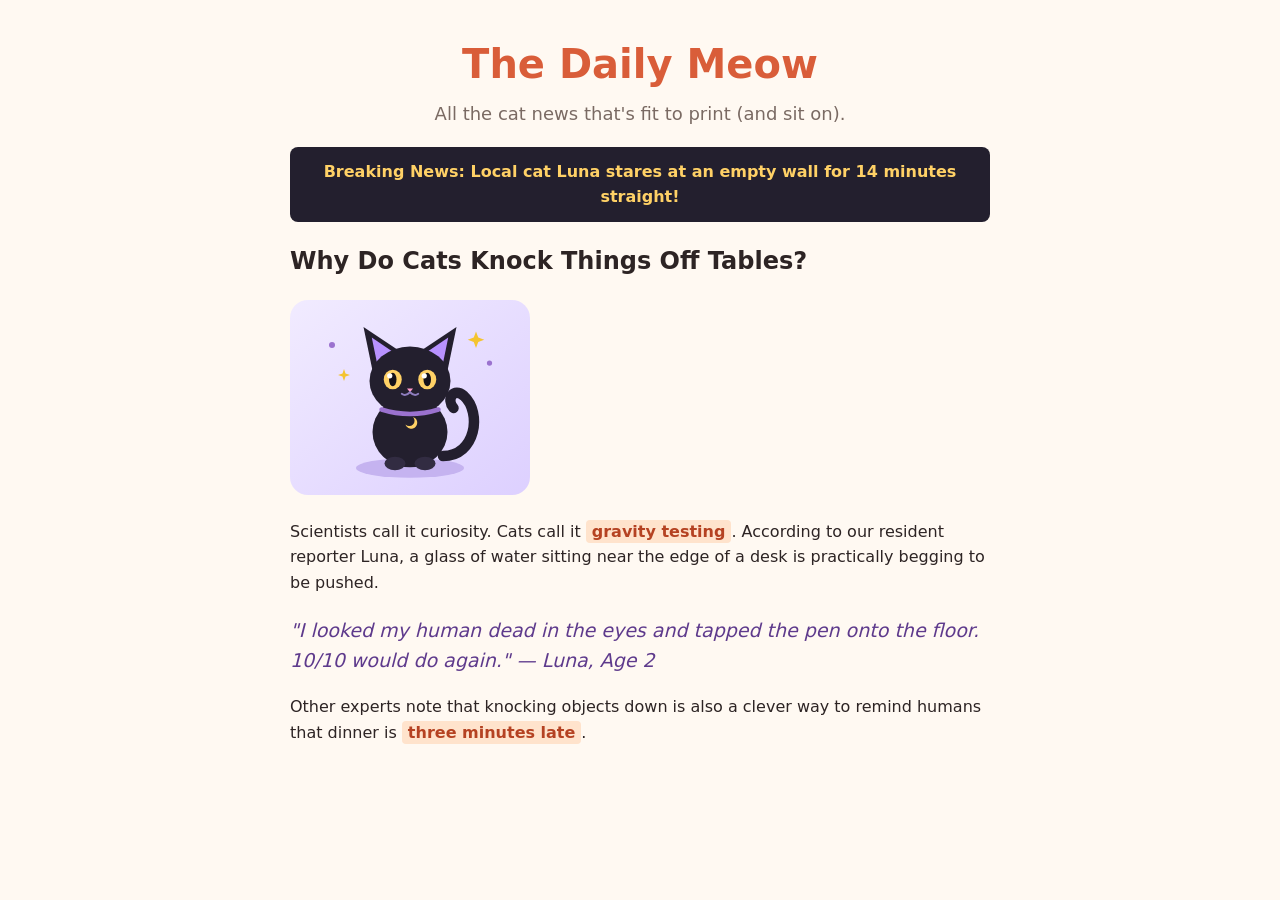
<file: solutions/task-03-css-colors-fonts/index.html>
<!DOCTYPE html>
<html lang="en">
<head>
  <meta charset="UTF-8">
  <meta name="viewport" content="width=device-width, initial-scale=1.0">
  <title>The Daily Meow — CSS Basics</title>

  <!-- 1. Connect our external CSS stylesheet -->
  <link rel="stylesheet" href="style.css">
</head>
<body>

  <header>
    <h1>The Daily Meow</h1>
    <p class="subtitle">All the cat news that's fit to print (and sit on).</p>
  </header>

  <main>
    <div id="special-announcement">
      Breaking News: Local cat Luna stares at an empty wall for 14 minutes straight!
    </div>

    <article>
      <h2>Why Do Cats Knock Things Off Tables?</h2>
      <img src="../../assets/luna.svg" alt="Luna the black cat with golden eyes" width="240">

      <p>
        Scientists call it curiosity. Cats call it <span class="highlight">gravity testing</span>.
        According to our resident reporter Luna, a glass of water sitting near the edge of a desk
        is practically begging to be pushed.
      </p>

      <p class="cat-quote">
        "I looked my human dead in the eyes and tapped the pen onto the floor. 10/10 would do again."
        — Luna, Age 2
      </p>

      <p>
        Other experts note that knocking objects down is also a clever way to remind humans that
        dinner is <span class="highlight">three minutes late</span>.
      </p>
    </article>
  </main>

</body>
</html>
</file>
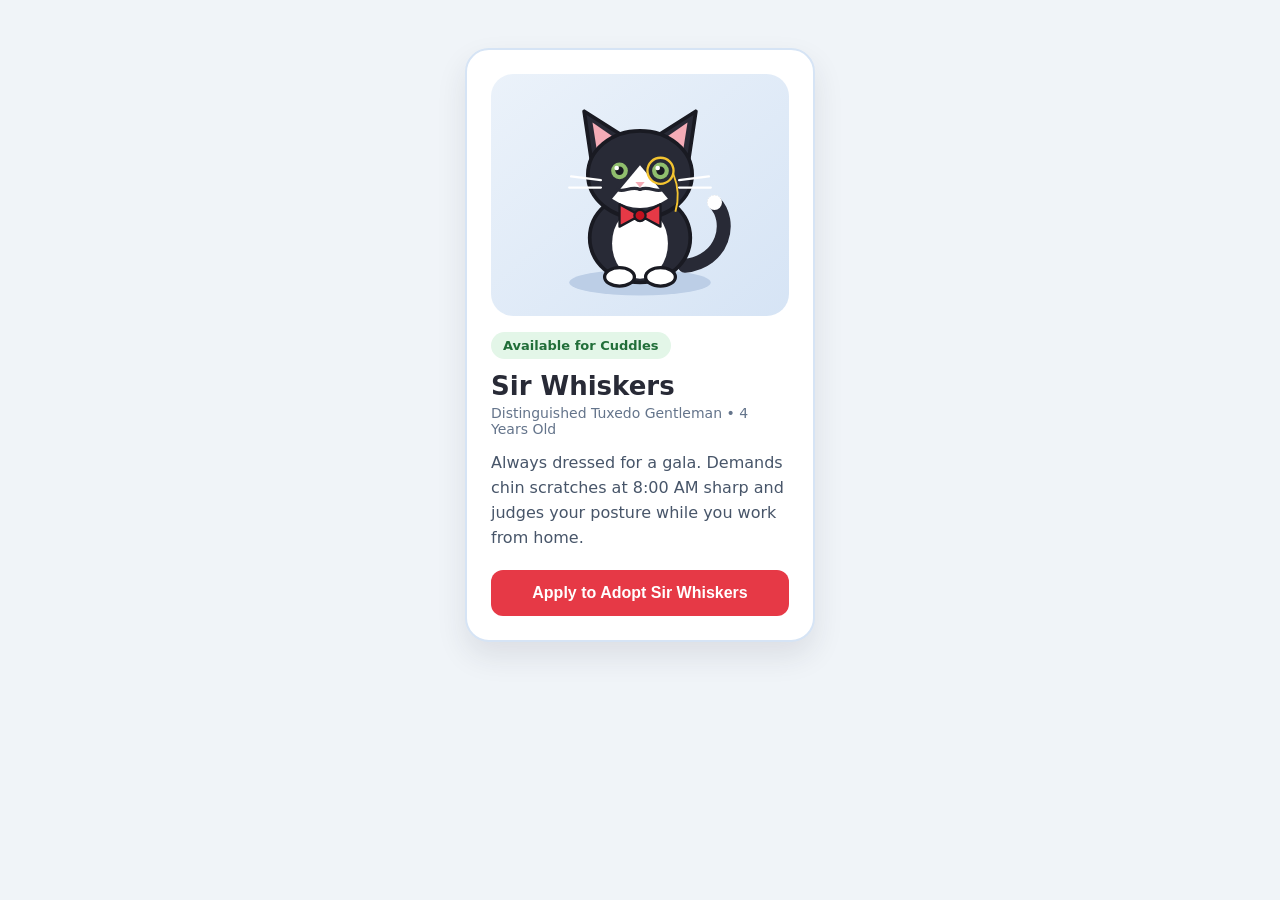
<file: solutions/task-04-box-model-card/index.html>
<!DOCTYPE html>
<html lang="en">
<head>
  <meta charset="UTF-8">
  <meta name="viewport" content="width=device-width, initial-scale=1.0">
  <title>Sir Whiskers — Adoption Profile Card</title>
  <link rel="stylesheet" href="style.css">
</head>
<body>

  <article class="cat-card">
    <img class="cat-photo" src="../../assets/whiskers.svg" alt="Sir Whiskers wearing a red bowtie">

    <span class="badge">Available for Cuddles</span>

    <h1 class="cat-name">Sir Whiskers</h1>
    <p class="cat-role">Distinguished Tuxedo Gentleman &bull; 4 Years Old</p>

    <p class="cat-bio">
      Always dressed for a gala. Demands chin scratches at 8:00 AM sharp and judges
      your posture while you work from home.
    </p>

    <button class="adopt-btn">Apply to Adopt Sir Whiskers</button>
  </article>

</body>
</html>
</file>
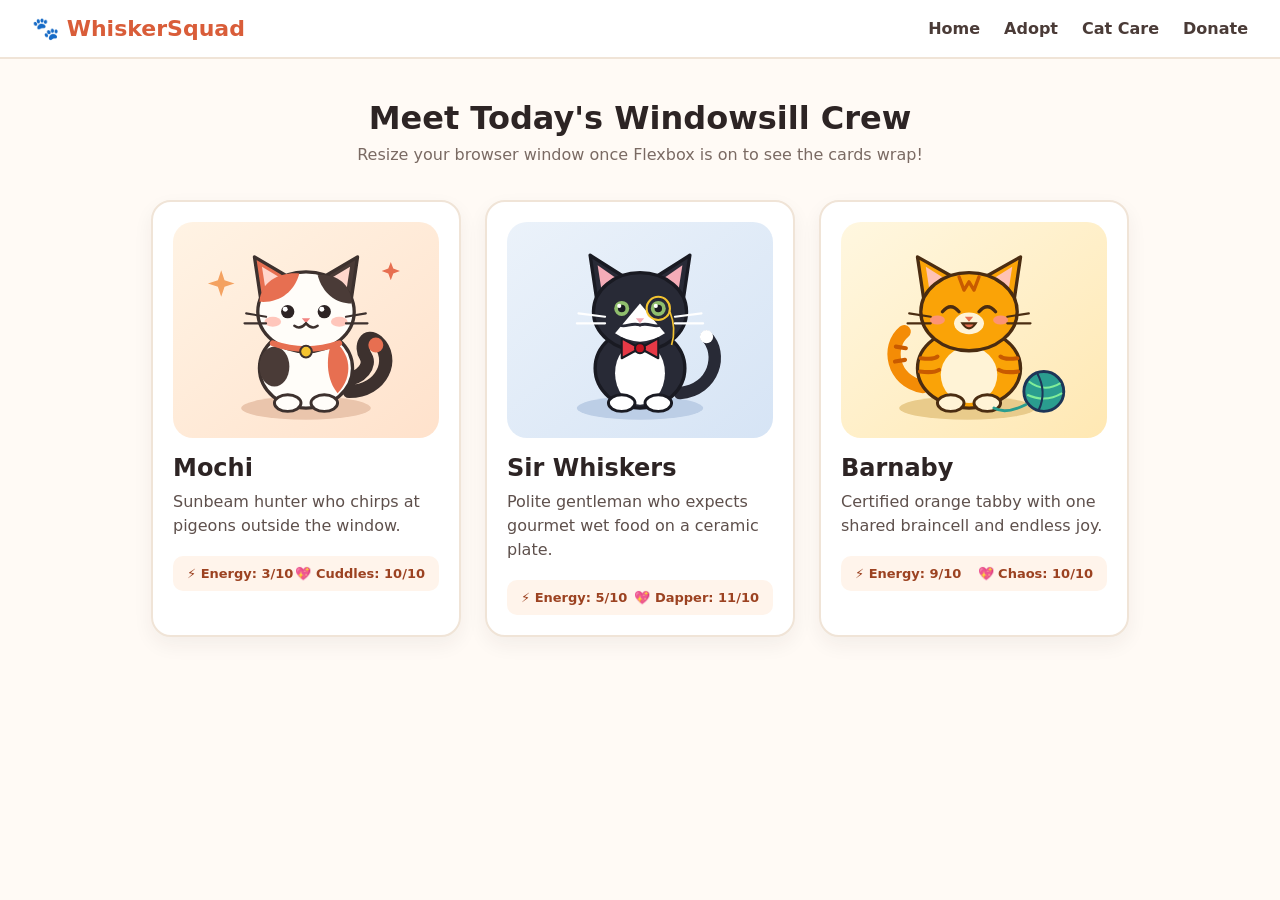
<file: solutions/task-05-flexbox-layout/index.html>
<!DOCTYPE html>
<html lang="en">
<head>
  <meta charset="UTF-8">
  <meta name="viewport" content="width=device-width, initial-scale=1.0">
  <title>Whisker Squad — Flexbox Layout</title>
  <link rel="stylesheet" href="style.css">
</head>
<body>

  <header class="navbar">
    <div class="logo">🐾 WhiskerSquad</div>
    <ul class="nav-links">
      <li><a href="#">Home</a></li>
      <li><a href="#">Adopt</a></li>
      <li><a href="#">Cat Care</a></li>
      <li><a href="#">Donate</a></li>
    </ul>
  </header>

  <main class="container">
    <h1 class="page-title">Meet Today's Windowsill Crew</h1>
    <p class="page-subtitle">Resize your browser window once Flexbox is on to see the cards wrap!</p>

    <section class="card-grid">

      <article class="cat-card">
        <img src="../../assets/mochi.svg" alt="Mochi the calico cat">
        <h2>Mochi</h2>
        <p>Sunbeam hunter who chirps at pigeons outside the window.</p>
        <div class="cat-stats">
          <span>⚡ Energy: 3/10</span>
          <span>💖 Cuddles: 10/10</span>
        </div>
      </article>

      <article class="cat-card">
        <img src="../../assets/whiskers.svg" alt="Sir Whiskers the tuxedo cat">
        <h2>Sir Whiskers</h2>
        <p>Polite gentleman who expects gourmet wet food on a ceramic plate.</p>
        <div class="cat-stats">
          <span>⚡ Energy: 5/10</span>
          <span>💖 Dapper: 11/10</span>
        </div>
      </article>

      <article class="cat-card">
        <img src="../../assets/barnaby.svg" alt="Barnaby the orange tabby cat">
        <h2>Barnaby</h2>
        <p>Certified orange tabby with one shared braincell and endless joy.</p>
        <div class="cat-stats">
          <span>⚡ Energy: 9/10</span>
          <span>💖 Chaos: 10/10</span>
        </div>
      </article>

    </section>
  </main>

</body>
</html>
</file>
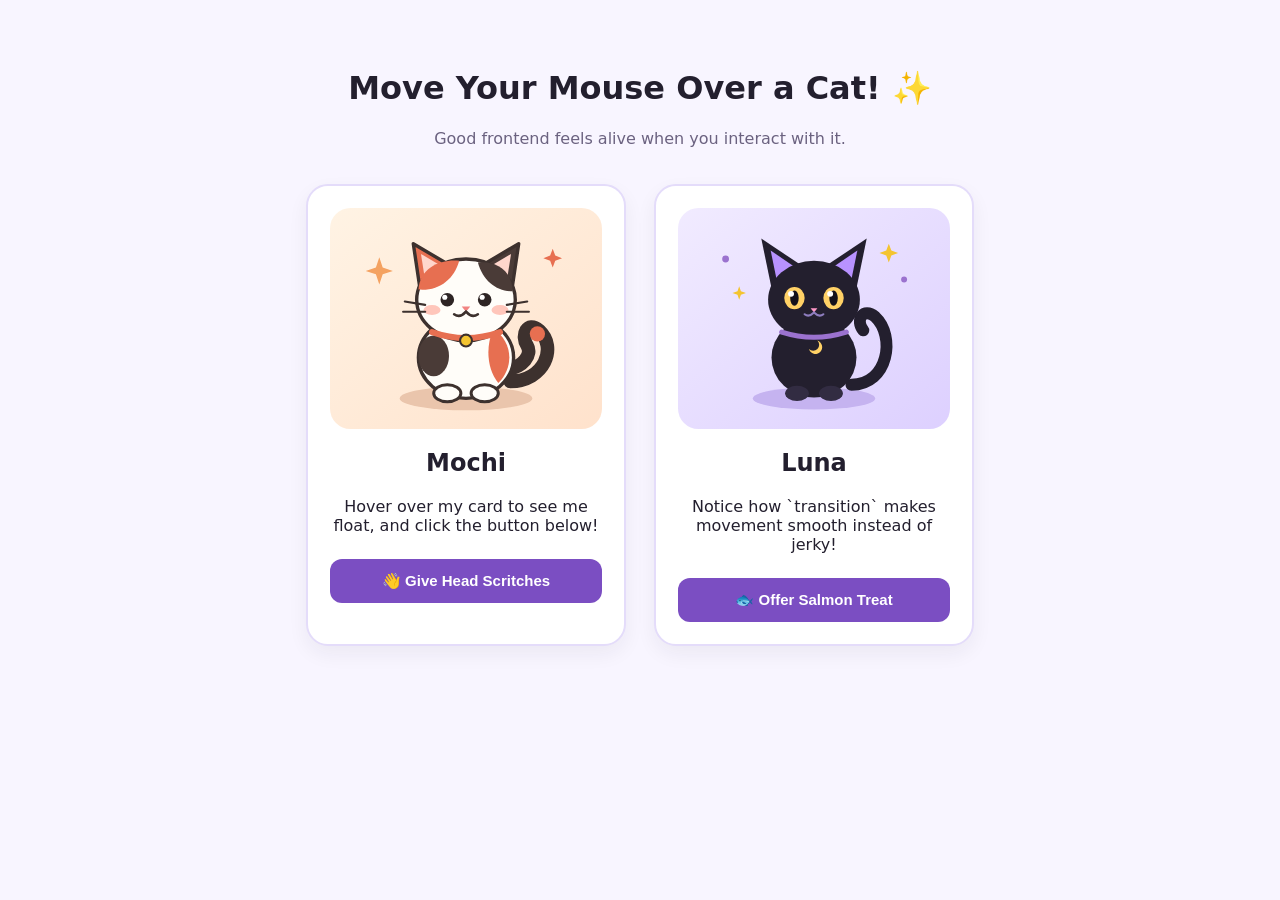
<file: solutions/task-06-hover-magic/index.html>
<!DOCTYPE html>
<html lang="en">
<head>
  <meta charset="UTF-8">
  <meta name="viewport" content="width=device-width, initial-scale=1.0">
  <title>Hover Magic — Pet the Cats!</title>
  <link rel="stylesheet" href="style.css">
</head>
<body>

  <main class="container">
    <h1>Move Your Mouse Over a Cat! ✨</h1>
    <p class="subtitle">Good frontend feels alive when you interact with it.</p>

    <div class="cards-row">
      <article class="cat-card">
        <div class="photo-frame">
          <img class="cat-photo" src="../../assets/mochi.svg" alt="Mochi">
        </div>
        <h2>Mochi</h2>
        <p>Hover over my card to see me float, and click the button below!</p>
        <button class="pet-btn">👋 Give Head Scritches</button>
      </article>

      <article class="cat-card">
        <div class="photo-frame">
          <img class="cat-photo" src="../../assets/luna.svg" alt="Luna">
        </div>
        <h2>Luna</h2>
        <p>Notice how `transition` makes movement smooth instead of jerky!</p>
        <button class="pet-btn">🐟 Offer Salmon Treat</button>
      </article>
    </div>
  </main>

</body>
</html>
</file>
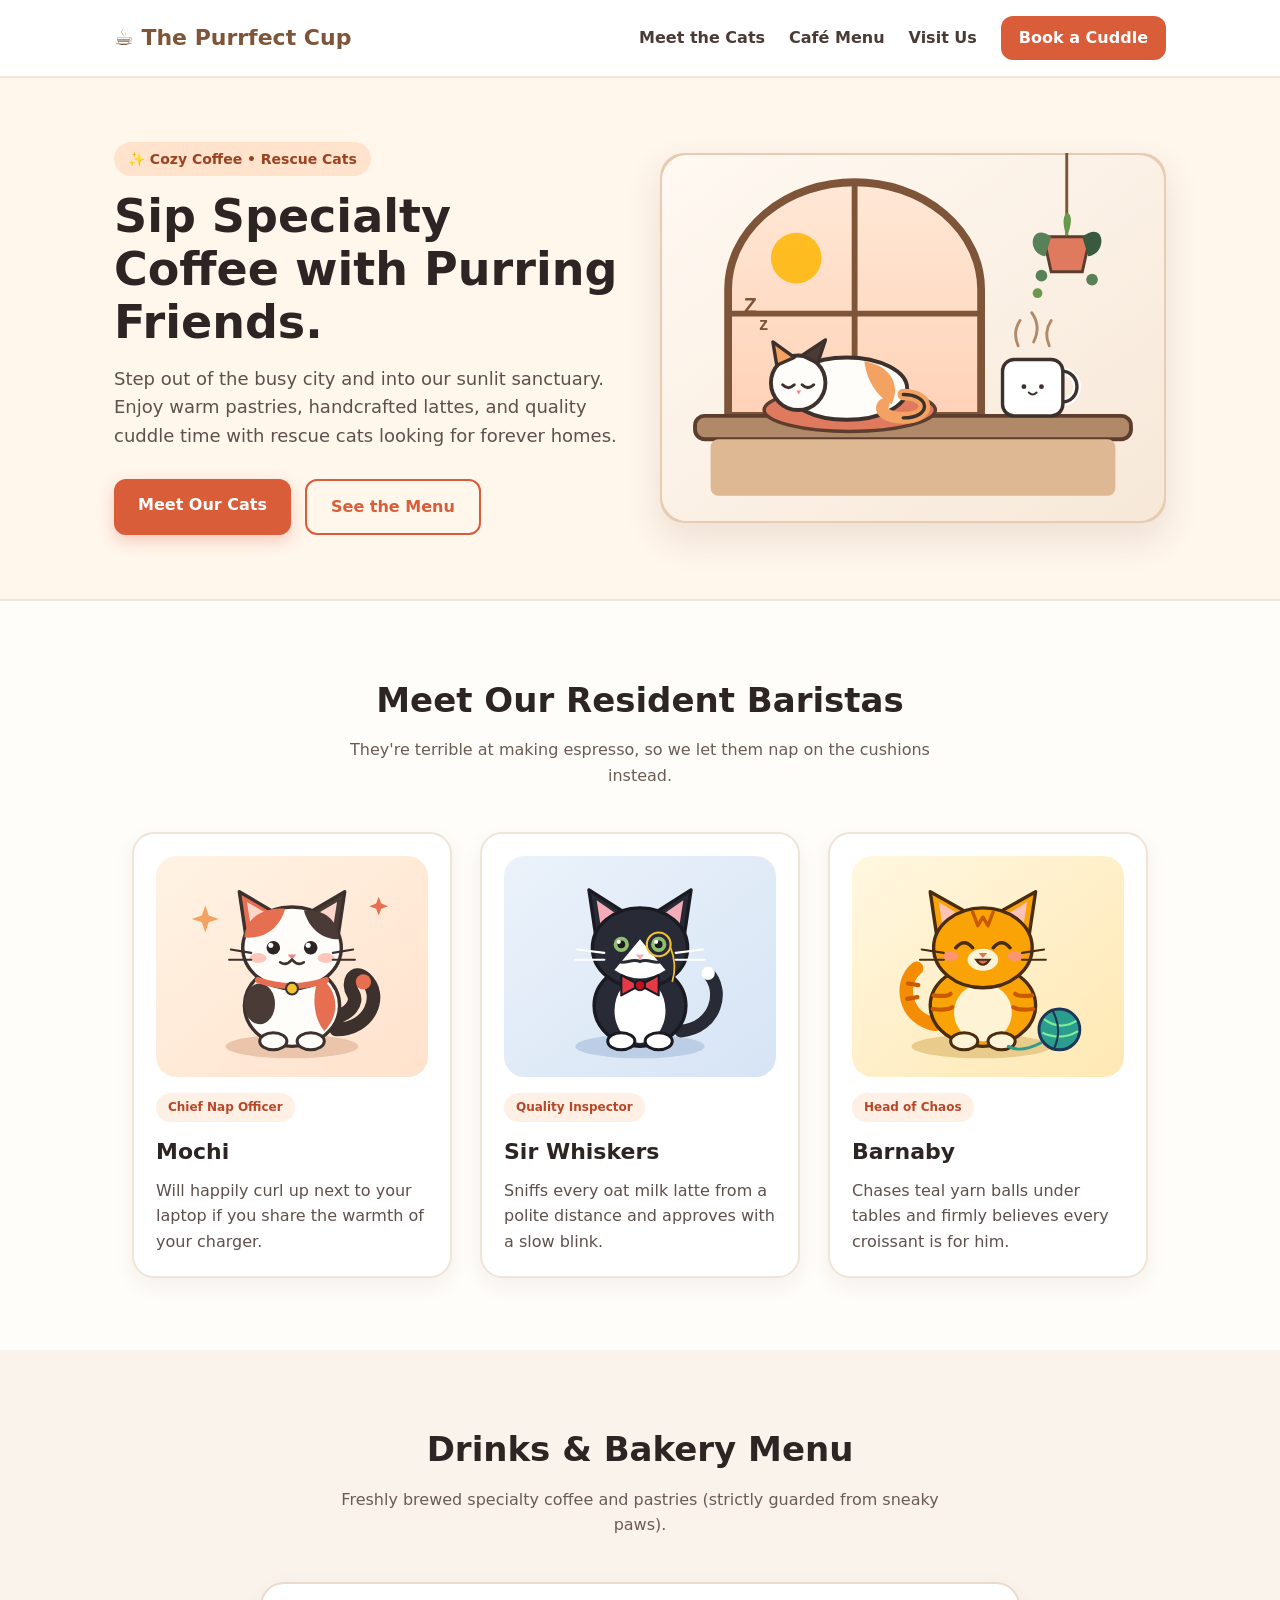
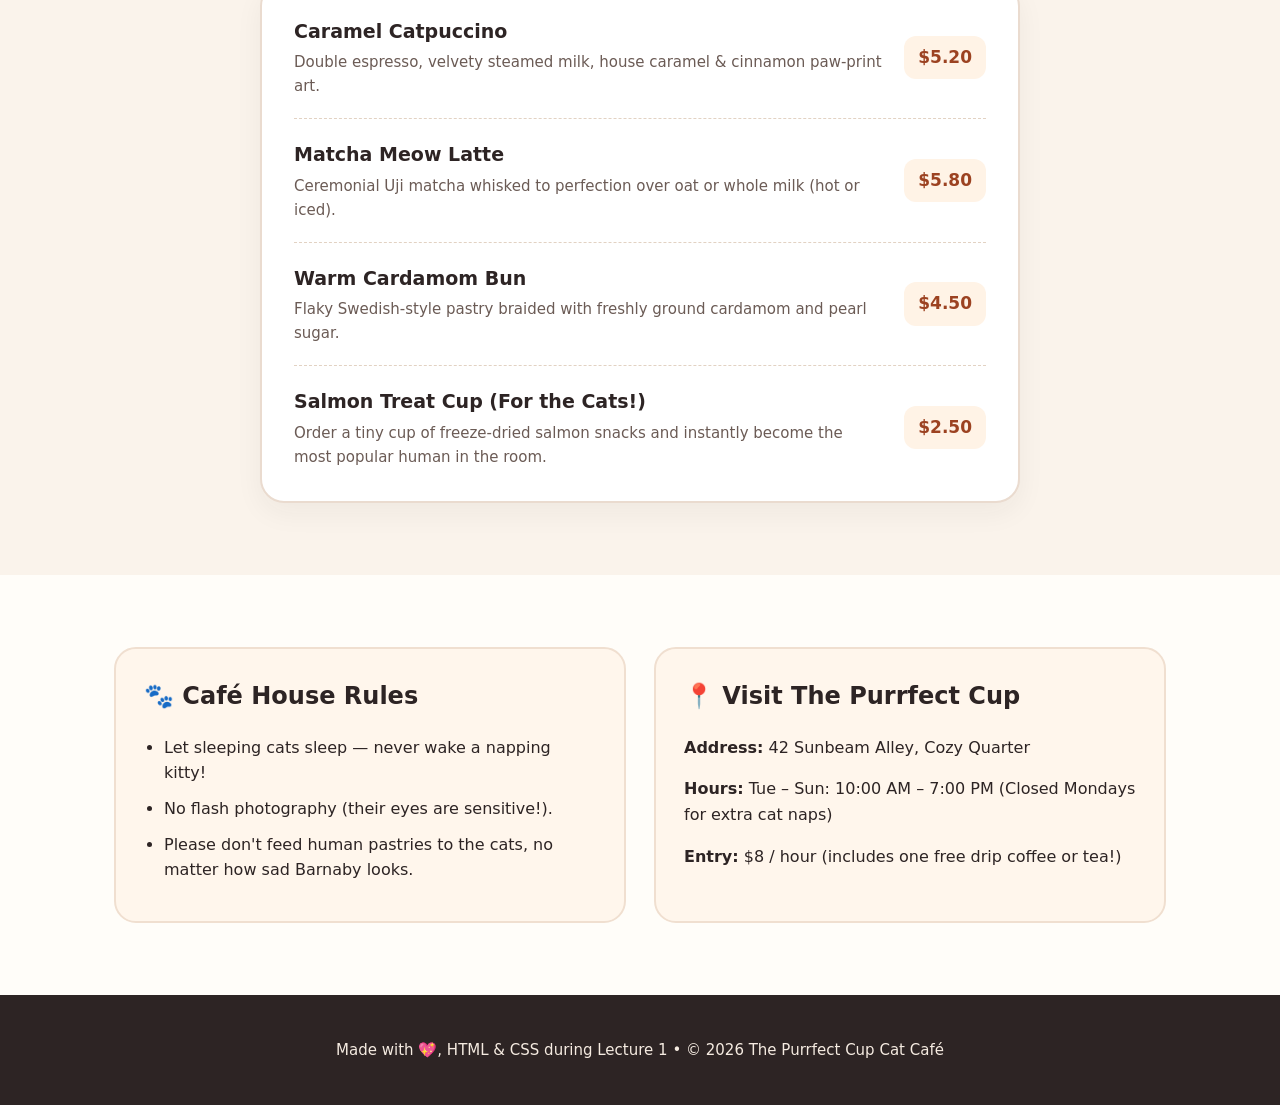
<file: solutions/task-07-final-cat-cafe/index.html>
<!DOCTYPE html>
<html lang="en">
<head>
  <meta charset="UTF-8">
  <meta name="viewport" content="width=device-width, initial-scale=1.0">
  <title>The Purrfect Cup — Cat Café</title>
  <link rel="stylesheet" href="style.css">
</head>
<body>

  <!-- ================= HEADER & NAVBAR ================= -->
  <header class="site-header">
    <div class="container nav-wrapper">
      <a href="#" class="brand">☕ The Purrfect Cup</a>

      <nav class="main-nav">
        <a href="#cats">Meet the Cats</a>
        <a href="#menu">Café Menu</a>
        <a href="#visit">Visit Us</a>
        <a href="#visit" class="btn btn-small">Book a Cuddle</a>
      </nav>
    </div>
  </header>

  <main>

    <!-- ================= HERO SECTION ================= -->
    <section class="hero">
      <div class="container hero-layout">
        <div class="hero-text">
          <span class="pill-tag">✨ Cozy Coffee &bull; Rescue Cats</span>
          <h1>Sip Specialty Coffee with Purring Friends.</h1>
          <p>
            Step out of the busy city and into our sunlit sanctuary. Enjoy warm pastries,
            handcrafted lattes, and quality cuddle time with rescue cats looking for forever homes.
          </p>
          <div class="hero-actions">
            <a href="#cats" class="btn btn-primary">Meet Our Cats</a>
            <a href="#menu" class="btn btn-outline">See the Menu</a>
          </div>
        </div>

        <div class="hero-art">
          <img src="../../assets/cafe-hero.svg" alt="Cozy Cat Café window with sleeping cat and warm mug">
        </div>
      </div>
    </section>

    <!-- ================= RESIDENT CATS SECTION ================= -->
    <section id="cats" class="section">
      <div class="container">
        <div class="section-heading">
          <h2>Meet Our Resident Baristas</h2>
          <p>They're terrible at making espresso, so we let them nap on the cushions instead.</p>
        </div>

        <div class="cats-grid">
          <article class="cat-card">
            <img src="../../assets/mochi.svg" alt="Mochi the calico cat">
            <span class="cat-badge">Chief Nap Officer</span>
            <h3>Mochi</h3>
            <p>Will happily curl up next to your laptop if you share the warmth of your charger.</p>
          </article>

          <article class="cat-card">
            <img src="../../assets/whiskers.svg" alt="Sir Whiskers the tuxedo cat">
            <span class="cat-badge">Quality Inspector</span>
            <h3>Sir Whiskers</h3>
            <p>Sniffs every oat milk latte from a polite distance and approves with a slow blink.</p>
          </article>

          <article class="cat-card">
            <img src="../../assets/barnaby.svg" alt="Barnaby the orange tabby cat">
            <span class="cat-badge">Head of Chaos</span>
            <h3>Barnaby</h3>
            <p>Chases teal yarn balls under tables and firmly believes every croissant is for him.</p>
          </article>
        </div>
      </div>
    </section>

    <!-- ================= CAFÉ MENU SECTION ================= -->
    <section id="menu" class="section section-tinted">
      <div class="container">
        <div class="section-heading">
          <h2>Drinks &amp; Bakery Menu</h2>
          <p>Freshly brewed specialty coffee and pastries (strictly guarded from sneaky paws).</p>
        </div>

        <div class="menu-board">
          <div class="menu-item">
            <div>
              <h3>Caramel Catpuccino</h3>
              <p>Double espresso, velvety steamed milk, house caramel &amp; cinnamon paw-print art.</p>
            </div>
            <span class="price">$5.20</span>
          </div>

          <div class="menu-item">
            <div>
              <h3>Matcha Meow Latte</h3>
              <p>Ceremonial Uji matcha whisked to perfection over oat or whole milk (hot or iced).</p>
            </div>
            <span class="price">$5.80</span>
          </div>

          <div class="menu-item">
            <div>
              <h3>Warm Cardamom Bun</h3>
              <p>Flaky Swedish-style pastry braided with freshly ground cardamom and pearl sugar.</p>
            </div>
            <span class="price">$4.50</span>
          </div>

          <div class="menu-item">
            <div>
              <h3>Salmon Treat Cup (For the Cats!)</h3>
              <p>Order a tiny cup of freeze-dried salmon snacks and instantly become the most popular human in the room.</p>
            </div>
            <span class="price">$2.50</span>
          </div>
        </div>
      </div>
    </section>

    <!-- ================= HOUSE RULES & VISIT SECTION ================= -->
    <section id="visit" class="section">
      <div class="container visit-layout">
        <div class="visit-card">
          <h2>🐾 Café House Rules</h2>
          <ul class="rules-list">
            <li>Let sleeping cats sleep — never wake a napping kitty!</li>
            <li>No flash photography (their eyes are sensitive!).</li>
            <li>Please don't feed human pastries to the cats, no matter how sad Barnaby looks.</li>
          </ul>
        </div>

        <div class="visit-card">
          <h2>📍 Visit The Purrfect Cup</h2>
          <p><strong>Address:</strong> 42 Sunbeam Alley, Cozy Quarter</p>
          <p><strong>Hours:</strong> Tue – Sun: 10:00 AM – 7:00 PM (Closed Mondays for extra cat naps)</p>
          <p><strong>Entry:</strong> $8 / hour (includes one free drip coffee or tea!)</p>
        </div>
      </div>
    </section>

  </main>

  <!-- ================= FOOTER ================= -->
  <footer class="site-footer">
    <div class="container">
      <p>Made with 💖, HTML &amp; CSS during Lecture 1 &bull; &copy; 2026 The Purrfect Cup Cat Café</p>
    </div>
  </footer>

</body>
</html>
</file>
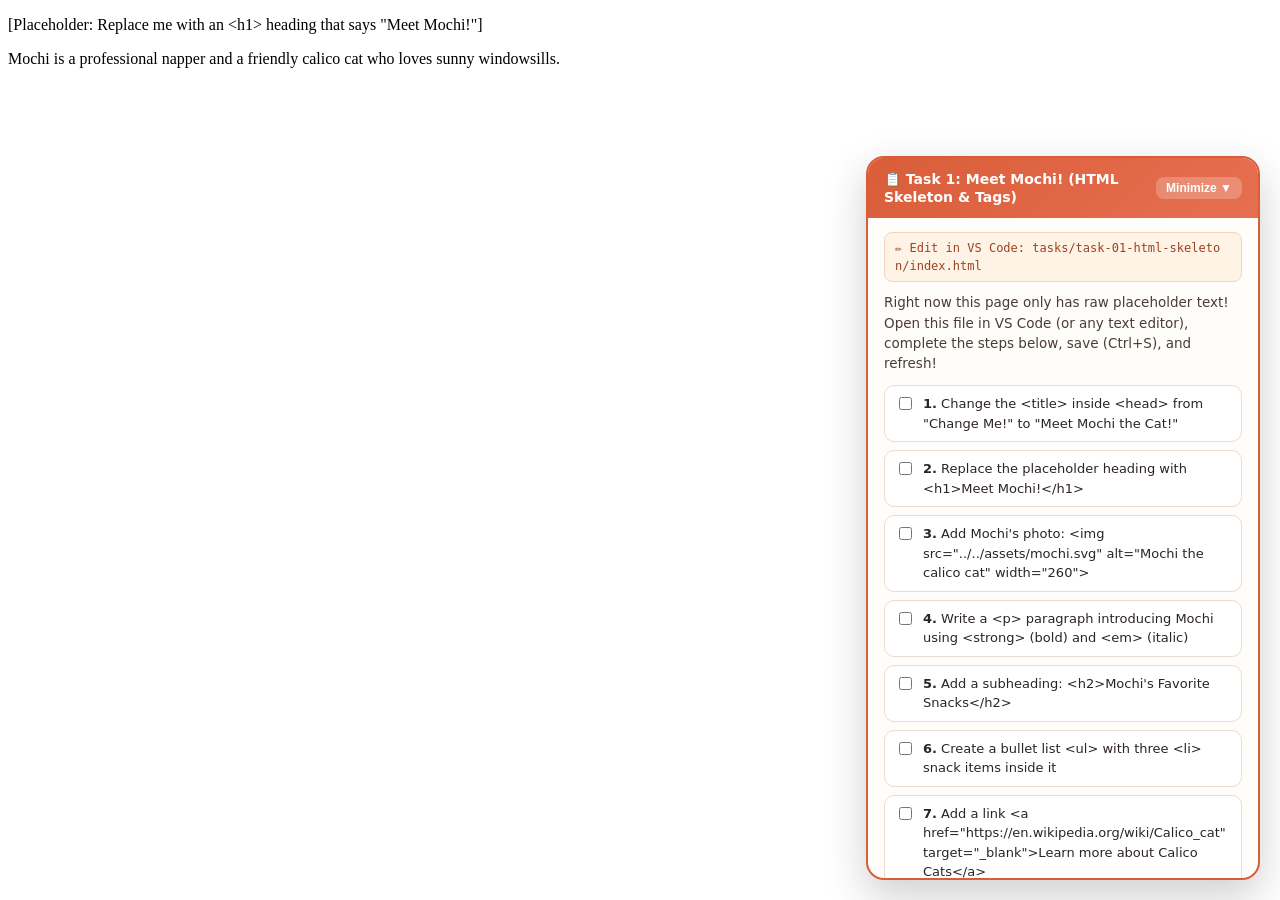
<file: tasks/task-01-html-skeleton/index.html>
<!DOCTYPE html>
<html lang="en">
<head>
  <meta charset="UTF-8">
  <meta name="viewport" content="width=device-width, initial-scale=1.0">

  <!-- TODO 1: Change the page title below (this shows up on your browser tab!) -->
  <title>Change Me!</title>
</head>
<body>

  <!-- =========================================================
       WELCOME TO TASK 1: MEET MOCHI!
       Open this file in VS Code (or Notepad) AND in your browser.
       Every time you edit and save (Ctrl+S), refresh the browser!
       ========================================================= -->

  <!-- TODO 2: Replace the placeholder line below with a real <h1> heading:
       <h1>Meet Mochi!</h1> -->
  <p>[Placeholder: Replace me with an &lt;h1&gt; heading that says "Meet Mochi!"]</p>


  <!-- TODO 3: Add an image of Mochi right below!
       Hint: <img src="../../assets/mochi.svg" alt="Mochi the calico cat" width="260">
       Remember: <img> is self-closing (no </img> needed!) -->


  <!-- TODO 4: Turn this plain text into a <p> paragraph, and wrap one word in
       <strong> (bold) and one word in <em> (italic)! -->
  Mochi is a professional napper and a friendly calico cat who loves sunny windowsills.


  <!-- TODO 5: Add a smaller subheading (h2) that says: Mochi's Favorite Snacks -->


  <!-- TODO 6: Create a bulleted list (<ul>) with 3 list items (<li>):
       - Crispy salmon treats
       - Steamed chicken
       - Anything on your plate -->


  <!-- TODO 7: Add a clickable link (<a>) at the bottom that says:
       "Learn more about Calico Cats"
       Point href to "https://en.wikipedia.org/wiki/Calico_cat"
       and add target="_blank" so it opens in a new browser tab! -->


  <!-- Floating Task Checklist (safe to ignore — helps you track your steps in the browser!) -->
  <script src="../../task-guide.js" data-task="1"></script>
</body>
</html>
</file>
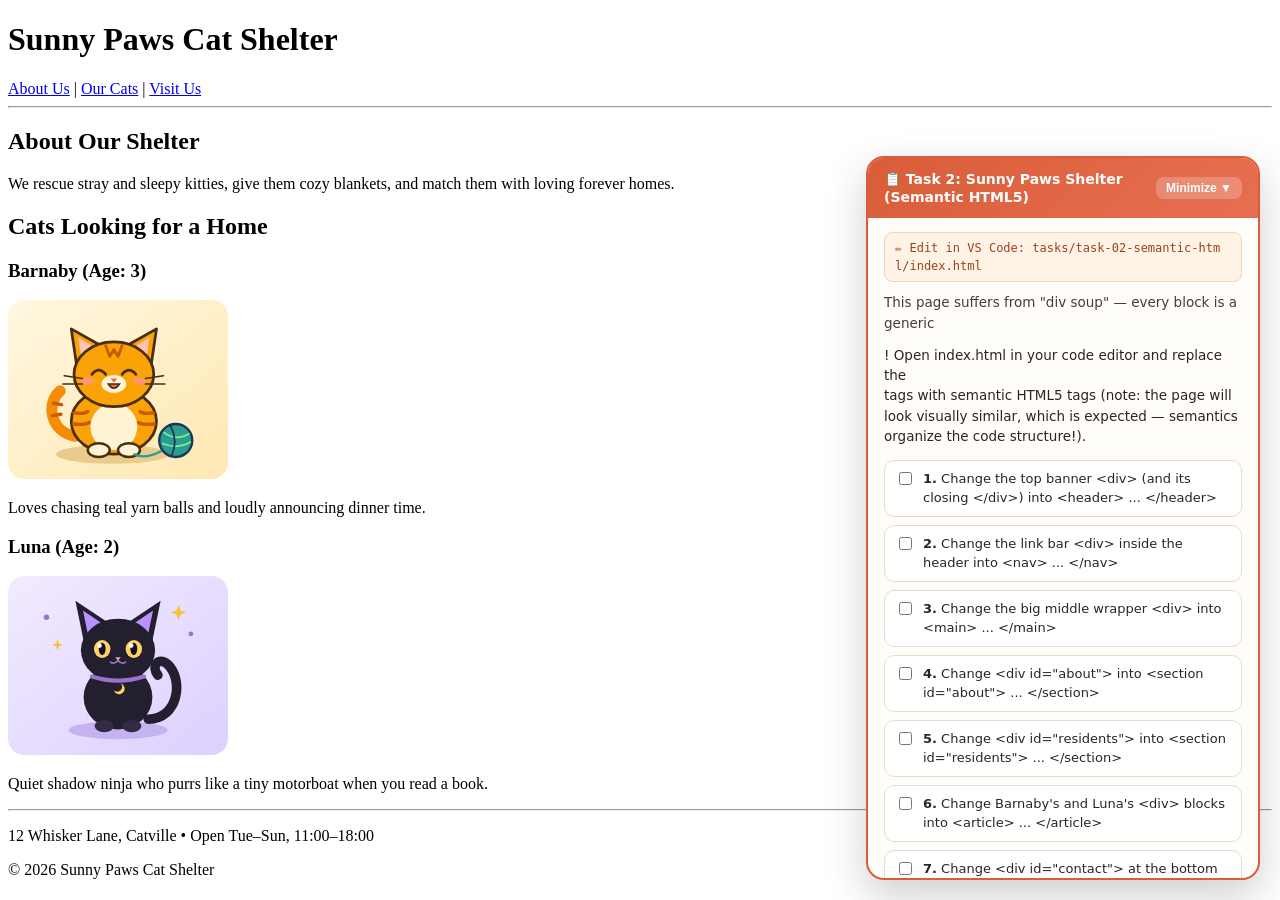
<file: tasks/task-02-semantic-html/index.html>
<!DOCTYPE html>
<html lang="en">
<head>
  <meta charset="UTF-8">
  <meta name="viewport" content="width=device-width, initial-scale=1.0">
  <title>Sunny Paws Cat Shelter</title>
</head>
<body>

  <!-- =========================================================
       TASK 2: SEMANTIC HTML5 ("LABELING THE ROOMS")
       Right now, everything below is wrapped in generic <div> tags!
       It works in the browser, but it's messy ("div soup").

       YOUR GOAL:
       Replace the generic <div> tags with meaningful HTML5 tags:
       1. <header>  for the top banner of the page
       2. <nav>     for the navigation links inside the header
       3. <main>    around the main body content of the page
       4. <section> for each major topic area (keep the id="..." attributes!)
       5. <article> for each standalone cat bio inside the residents section
       6. <footer>  for the bottom copyright & address bar
       ========================================================= -->

  <!-- TODO 1: Change this outer <div> into a <header> -->
  <div>
    <h1>Sunny Paws Cat Shelter</h1>

    <!-- TODO 2: Change this <div> into a <nav> -->
    <div>
      <a href="#about">About Us</a> |
      <a href="#residents">Our Cats</a> |
      <a href="#contact">Visit Us</a>
    </div>
  </div>

  <hr>

  <!-- TODO 3: Change this wrapper <div> into <main> -->
  <div>

    <!-- TODO 4: Change this <div> into a <section> (keep id="about"!) -->
    <div id="about">
      <h2>About Our Shelter</h2>
      <p>
        We rescue stray and sleepy kitties, give them cozy blankets, and match
        them with loving forever homes.
      </p>
    </div>

    <!-- TODO 5: Change this <div> into a <section> (keep id="residents"!) -->
    <div id="residents">
      <h2>Cats Looking for a Home</h2>

      <!-- TODO 6: Change both cat <div> blocks below into <article> tags -->
      <div>
        <h3>Barnaby (Age: 3)</h3>
        <img src="../../assets/barnaby.svg" alt="Barnaby the orange tabby cat" width="220">
        <p>Loves chasing teal yarn balls and loudly announcing dinner time.</p>
      </div>

      <div>
        <h3>Luna (Age: 2)</h3>
        <img src="../../assets/luna.svg" alt="Luna the black cat" width="220">
        <p>Quiet shadow ninja who purrs like a tiny motorboat when you read a book.</p>
      </div>
    </div>

  </div>

  <hr>

  <!-- TODO 7: Change this bottom <div> into a <footer> (keep id="contact"!) -->
  <div id="contact">
    <p>12 Whisker Lane, Catville &bull; Open Tue–Sun, 11:00–18:00</p>
    <p>&copy; 2026 Sunny Paws Cat Shelter</p>
  </div>

  <!-- Floating Task Checklist -->
  <script src="../../task-guide.js" data-task="2"></script>
</body>
</html>
</file>
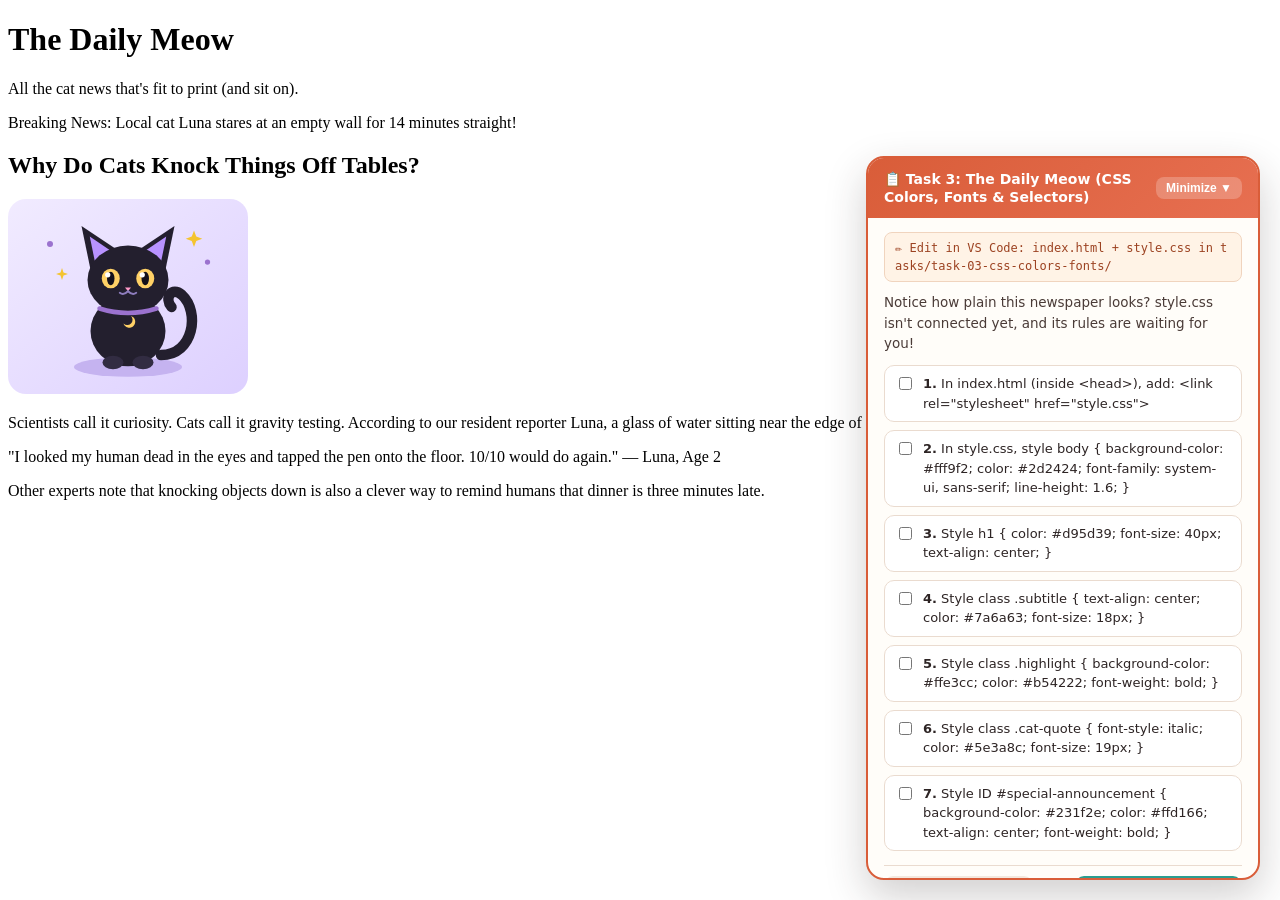
<file: tasks/task-03-css-colors-fonts/index.html>
<!DOCTYPE html>
<html lang="en">
<head>
  <meta charset="UTF-8">
  <meta name="viewport" content="width=device-width, initial-scale=1.0">
  <title>The Daily Meow — CSS Basics</title>

  <!-- TODO 1: Link your style.css file right here!
       Hint: <link rel="stylesheet" href="style.css">
       Until you add this line, none of your CSS rules will show up! -->

</head>
<body>

  <header>
    <h1>The Daily Meow</h1>
    <p class="subtitle">All the cat news that's fit to print (and sit on).</p>
  </header>

  <main>
    <div id="special-announcement">
      Breaking News: Local cat Luna stares at an empty wall for 14 minutes straight!
    </div>

    <article>
      <h2>Why Do Cats Knock Things Off Tables?</h2>
      <img src="../../assets/luna.svg" alt="Luna the black cat with golden eyes" width="240">

      <p>
        Scientists call it curiosity. Cats call it <span class="highlight">gravity testing</span>.
        According to our resident reporter Luna, a glass of water sitting near the edge of a desk
        is practically begging to be pushed.
      </p>

      <p class="cat-quote">
        "I looked my human dead in the eyes and tapped the pen onto the floor. 10/10 would do again."
        — Luna, Age 2
      </p>

      <p>
        Other experts note that knocking objects down is also a clever way to remind humans that
        dinner is <span class="highlight">three minutes late</span>.
      </p>
    </article>
  </main>

  <!-- Floating Task Checklist -->
  <script src="../../task-guide.js" data-task="3"></script>
</body>
</html>
</file>
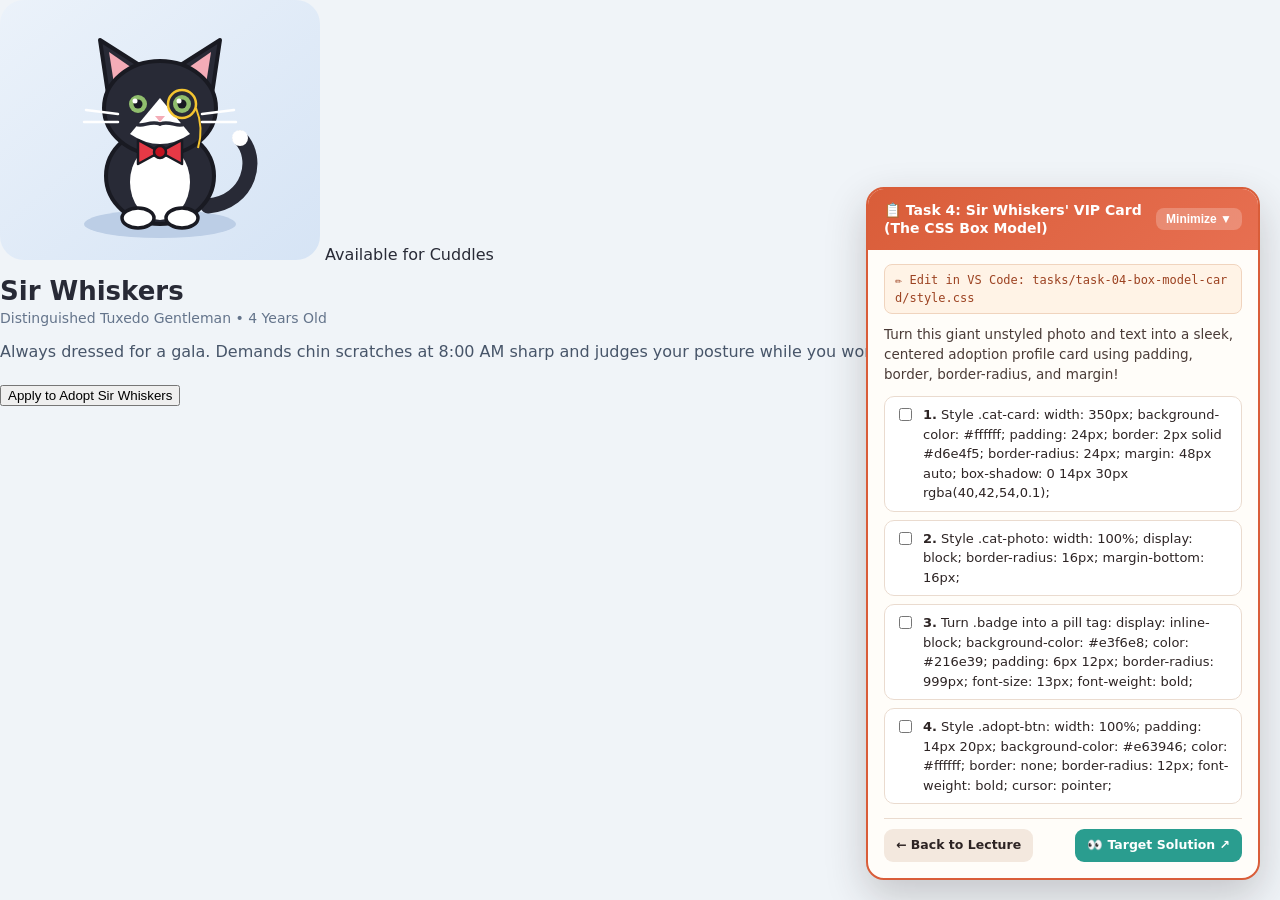
<file: tasks/task-04-box-model-card/index.html>
<!DOCTYPE html>
<html lang="en">
<head>
  <meta charset="UTF-8">
  <meta name="viewport" content="width=device-width, initial-scale=1.0">
  <title>Sir Whiskers — Adoption Profile Card</title>
  <link rel="stylesheet" href="style.css">
</head>
<body>

  <!-- =========================================================
       TASK 4: THE CSS BOX MODEL ("A CAT IN A CARDBOARD BOX")
       The HTML below is already complete!
       Open style.css to turn this plain unstyled block into a
       sleek, modern Cat Adoption Card!
       ========================================================= -->

  <article class="cat-card">
    <img class="cat-photo" src="../../assets/whiskers.svg" alt="Sir Whiskers wearing a red bowtie">

    <span class="badge">Available for Cuddles</span>

    <h1 class="cat-name">Sir Whiskers</h1>
    <p class="cat-role">Distinguished Tuxedo Gentleman &bull; 4 Years Old</p>

    <p class="cat-bio">
      Always dressed for a gala. Demands chin scratches at 8:00 AM sharp and judges
      your posture while you work from home.
    </p>

    <button class="adopt-btn">Apply to Adopt Sir Whiskers</button>
  </article>

  <!-- Floating Task Checklist -->
  <script src="../../task-guide.js" data-task="4"></script>
</body>
</html>
</file>
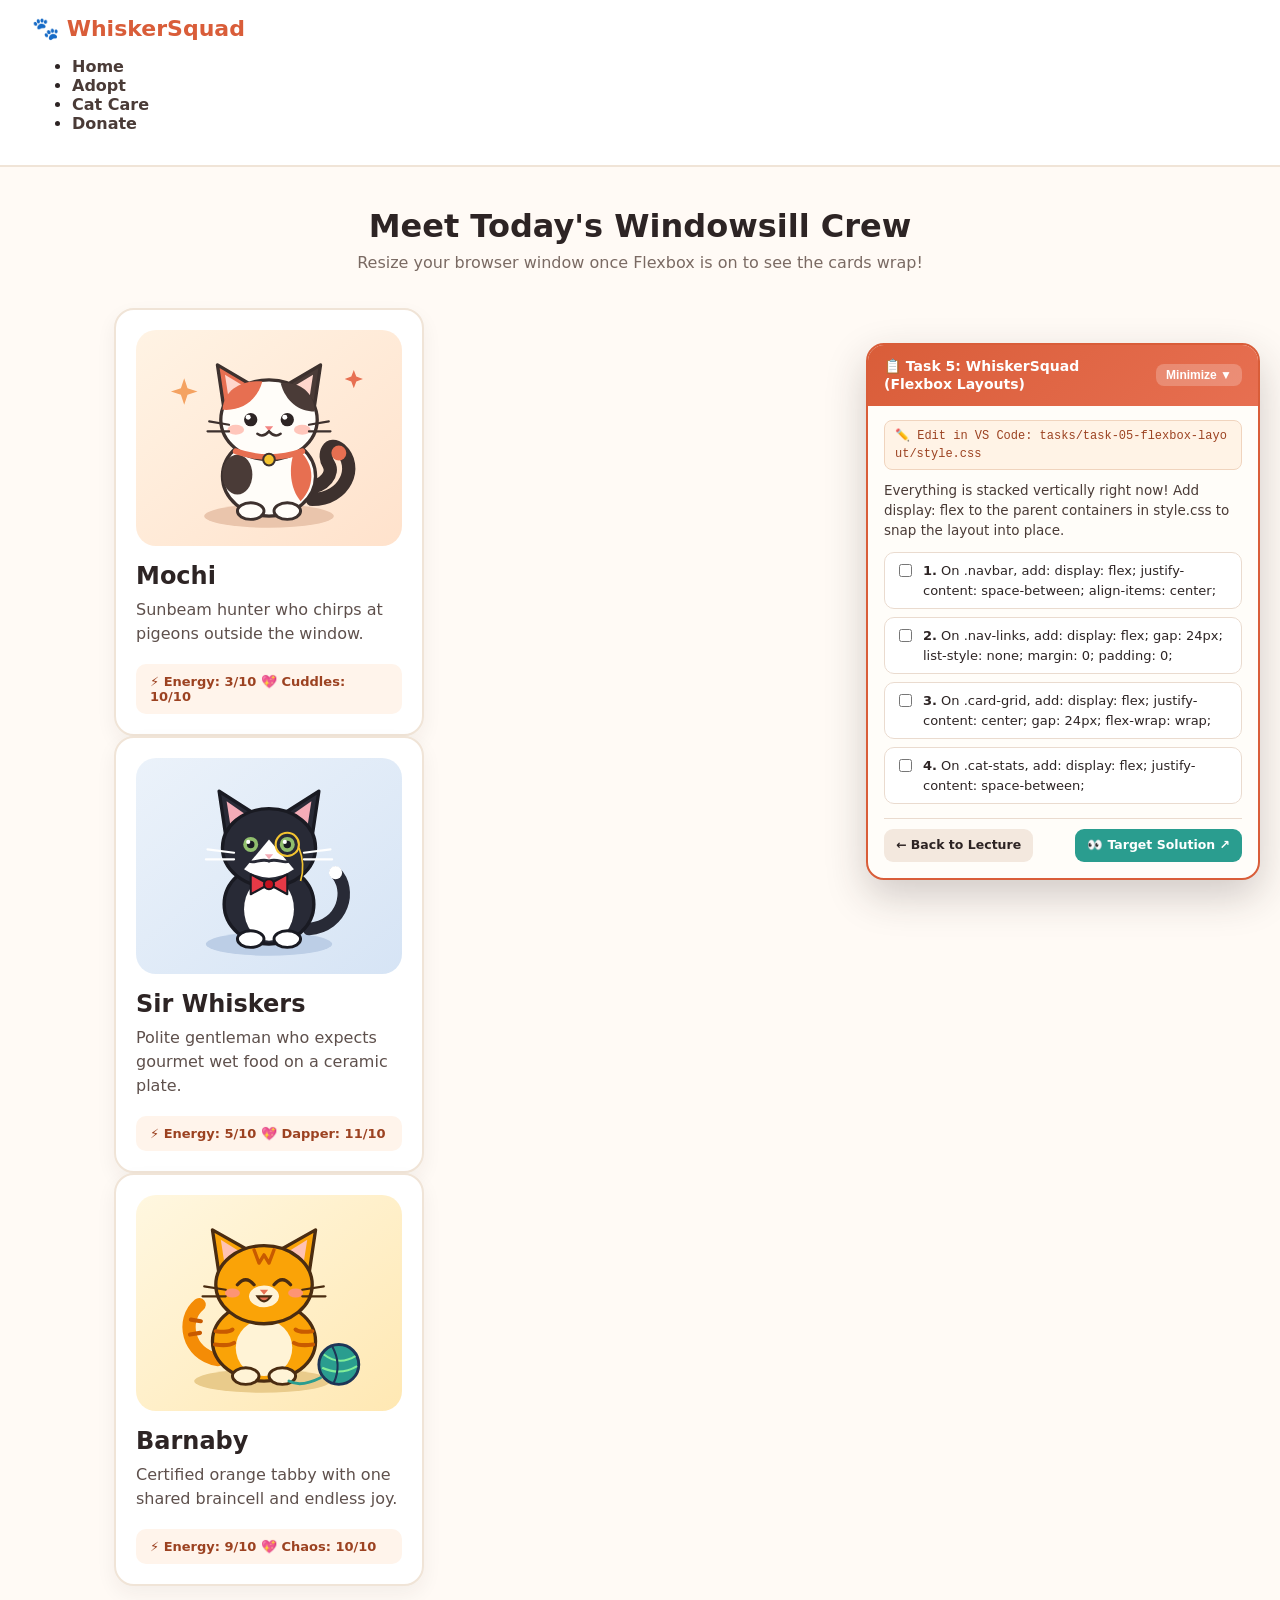
<file: tasks/task-05-flexbox-layout/index.html>
<!DOCTYPE html>
<html lang="en">
<head>
  <meta charset="UTF-8">
  <meta name="viewport" content="width=device-width, initial-scale=1.0">
  <title>Whisker Squad — Flexbox Layout</title>
  <link rel="stylesheet" href="style.css">
</head>
<body>

  <!-- =========================================================
       TASK 5: FLEXBOX LAYOUT ("CATS ON A WINDOWSILL")
       Notice how everything stacks vertically right now?
       Open style.css and use `display: flex` to arrange:
       1. The top navigation bar (logo left, links right)
       2. The navigation links in a horizontal row
       3. All 3 cat cards side-by-side with `flex-wrap: wrap`
       4. The stat row at the bottom of each card
       ========================================================= -->

  <header class="navbar">
    <div class="logo">🐾 WhiskerSquad</div>
    <ul class="nav-links">
      <li><a href="#">Home</a></li>
      <li><a href="#">Adopt</a></li>
      <li><a href="#">Cat Care</a></li>
      <li><a href="#">Donate</a></li>
    </ul>
  </header>

  <main class="container">
    <h1 class="page-title">Meet Today's Windowsill Crew</h1>
    <p class="page-subtitle">Resize your browser window once Flexbox is on to see the cards wrap!</p>

    <section class="card-grid">

      <article class="cat-card">
        <img src="../../assets/mochi.svg" alt="Mochi the calico cat">
        <h2>Mochi</h2>
        <p>Sunbeam hunter who chirps at pigeons outside the window.</p>
        <div class="cat-stats">
          <span>⚡ Energy: 3/10</span>
          <span>💖 Cuddles: 10/10</span>
        </div>
      </article>

      <article class="cat-card">
        <img src="../../assets/whiskers.svg" alt="Sir Whiskers the tuxedo cat">
        <h2>Sir Whiskers</h2>
        <p>Polite gentleman who expects gourmet wet food on a ceramic plate.</p>
        <div class="cat-stats">
          <span>⚡ Energy: 5/10</span>
          <span>💖 Dapper: 11/10</span>
        </div>
      </article>

      <article class="cat-card">
        <img src="../../assets/barnaby.svg" alt="Barnaby the orange tabby cat">
        <h2>Barnaby</h2>
        <p>Certified orange tabby with one shared braincell and endless joy.</p>
        <div class="cat-stats">
          <span>⚡ Energy: 9/10</span>
          <span>💖 Chaos: 10/10</span>
        </div>
      </article>

    </section>
  </main>

  <!-- Floating Task Checklist -->
  <script src="../../task-guide.js" data-task="5"></script>
</body>
</html>
</file>
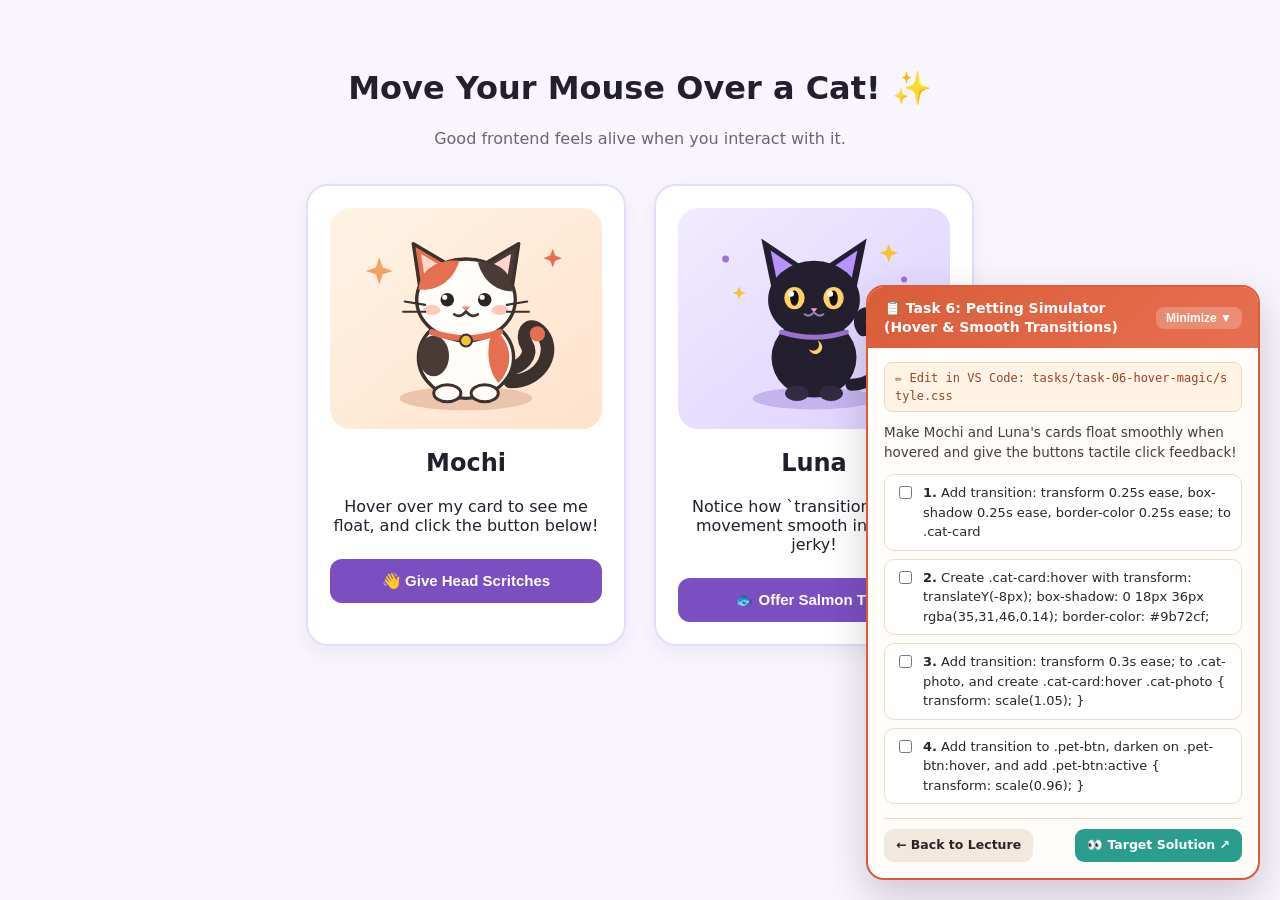
<file: tasks/task-06-hover-magic/index.html>
<!DOCTYPE html>
<html lang="en">
<head>
  <meta charset="UTF-8">
  <meta name="viewport" content="width=device-width, initial-scale=1.0">
  <title>Hover Magic — Pet the Cats!</title>
  <link rel="stylesheet" href="style.css">
</head>
<body>

  <!-- =========================================================
       TASK 6: HOVER EFFECTS & SMOOTH TRANSITIONS
       Right now, moving your mouse over these cards and buttons
       feels completely static and lifeless.
       Open style.css to make the cards gently float upward and
       buttons react smoothly when hovered or clicked!
       ========================================================= -->

  <main class="container">
    <h1>Move Your Mouse Over a Cat! ✨</h1>
    <p class="subtitle">Good frontend feels alive when you interact with it.</p>

    <div class="cards-row">
      <article class="cat-card">
        <div class="photo-frame">
          <img class="cat-photo" src="../../assets/mochi.svg" alt="Mochi">
        </div>
        <h2>Mochi</h2>
        <p>Hover over my card to see me float, and click the button below!</p>
        <button class="pet-btn">👋 Give Head Scritches</button>
      </article>

      <article class="cat-card">
        <div class="photo-frame">
          <img class="cat-photo" src="../../assets/luna.svg" alt="Luna">
        </div>
        <h2>Luna</h2>
        <p>Notice how `transition` makes movement smooth instead of jerky!</p>
        <button class="pet-btn">🐟 Offer Salmon Treat</button>
      </article>
    </div>
  </main>

  <!-- Floating Task Checklist -->
  <script src="../../task-guide.js" data-task="6"></script>
</body>
</html>
</file>
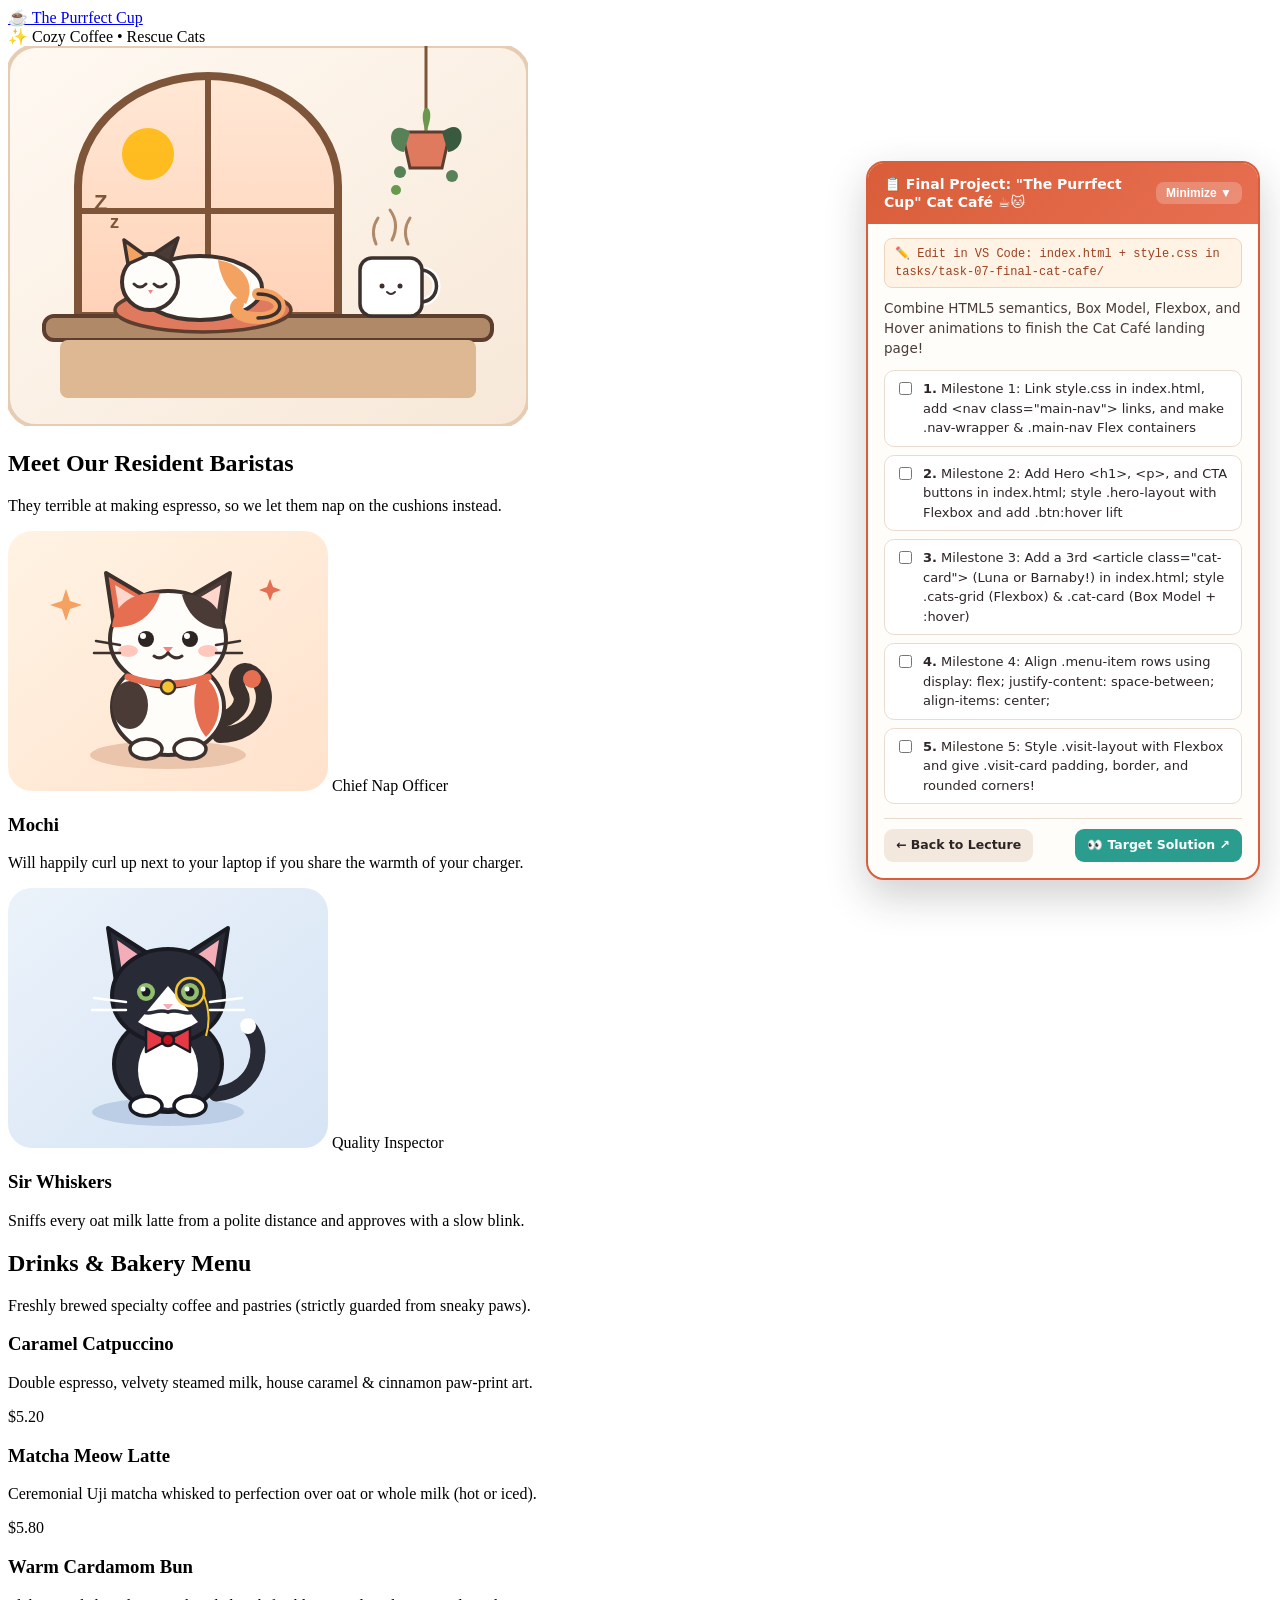
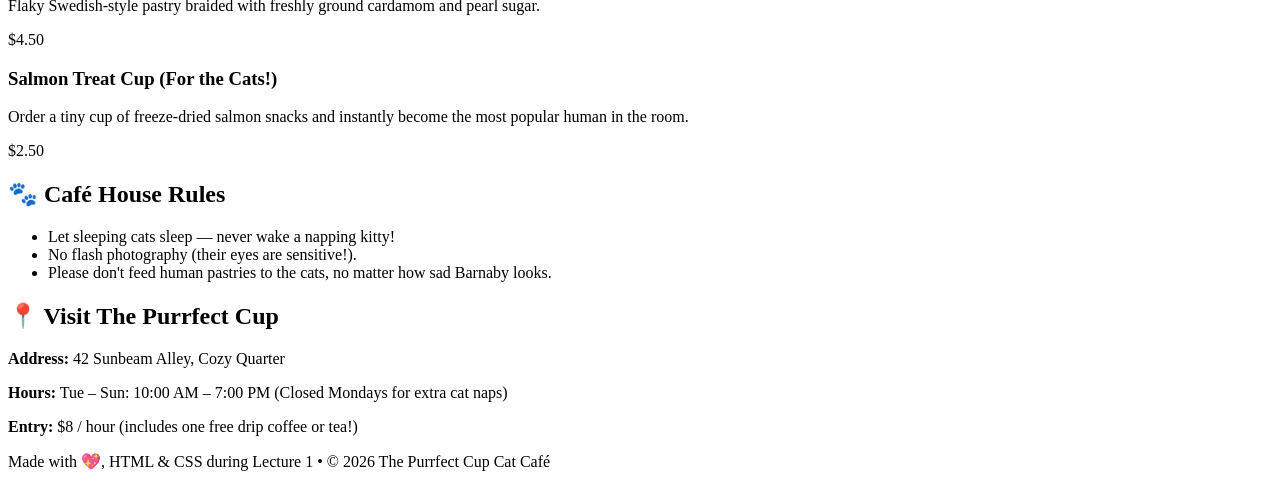
<file: tasks/task-07-final-cat-cafe/index.html>
<!DOCTYPE html>
<html lang="en">
<head>
  <meta charset="UTF-8">
  <meta name="viewport" content="width=device-width, initial-scale=1.0">
  <title>The Purrfect Cup — Cat Café</title>

  <!-- MILESTONE 1A: Connect your style.css file right here! -->

</head>
<body>

  <!-- =========================================================
       FINAL PROJECT: "THE PURRFECT CUP" CAT CAFÉ WEBSITE ☕🐱
       Combine everything you learned today:
       - Semantic HTML5 (<header>, <nav>, <main>, <section>, <article>, <footer>)
       - CSS Colors, Typography & Smooth Scrolling
       - The Box Model (padding, borders, rounded corners, shadows)
       - Flexbox Layouts (navbar, 2-column hero, 3-card cat grid, menu rows)
       - Smooth :hover animations!
       ========================================================= -->

  <!-- ================= HEADER & NAVBAR ================= -->
  <header class="site-header">
    <div class="container nav-wrapper">
      <a href="#" class="brand">☕ The Purrfect Cup</a>

      <!-- MILESTONE 1B: Add a <nav class="main-nav"> with 3 links:
           1. href="#cats"  -> Meet the Cats
           2. href="#menu"  -> Café Menu
           3. href="#visit" -> Visit Us
           Plus one button-styled link: <a href="#visit" class="btn btn-small">Book a Cuddle</a>
      -->

    </div>
  </header>

  <main>

    <!-- ================= HERO SECTION ================= -->
    <section class="hero">
      <div class="container hero-layout">
        <div class="hero-text">
          <span class="pill-tag">✨ Cozy Coffee &bull; Rescue Cats</span>

          <!-- MILESTONE 2A: Add a big <h1> headline, a short <p> description,
               and a <div class="hero-actions"> with two links:
               - <a href="#cats" class="btn btn-primary">Meet Our Cats</a>
               - <a href="#menu" class="btn btn-outline">See the Menu</a>
          -->

        </div>

        <div class="hero-art">
          <img src="../../assets/cafe-hero.svg" alt="Cozy Cat Café window with sleeping cat and warm mug">
        </div>
      </div>
    </section>

    <!-- ================= RESIDENT CATS SECTION ================= -->
    <section id="cats" class="section">
      <div class="container">
        <div class="section-heading">
          <h2>Meet Our Resident Baristas</h2>
          <p>They terrible at making espresso, so we let them nap on the cushions instead.</p>
        </div>

        <div class="cats-grid">
          <!-- Cat Card 1 (Provided as an example!) -->
          <article class="cat-card">
            <img src="../../assets/mochi.svg" alt="Mochi the calico cat">
            <span class="cat-badge">Chief Nap Officer</span>
            <h3>Mochi</h3>
            <p>Will happily curl up next to your laptop if you share the warmth of your charger.</p>
          </article>

          <!-- Cat Card 2 (Provided as an example!) -->
          <article class="cat-card">
            <img src="../../assets/whiskers.svg" alt="Sir Whiskers the tuxedo cat">
            <span class="cat-badge">Quality Inspector</span>
            <h3>Sir Whiskers</h3>
            <p>Sniffs every oat milk latte from a polite distance and approves with a slow blink.</p>
          </article>

          <!-- MILESTONE 3A: Create Cat Card 3 (<article class="cat-card">) right here!
               Pick either "../../assets/luna.svg" (Luna) OR "../../assets/barnaby.svg" (Barnaby),
               give them a <span class="cat-badge">, an <h3> name, and a funny <p> bio! -->

        </div>
      </div>
    </section>

    <!-- ================= CAFÉ MENU SECTION ================= -->
    <section id="menu" class="section section-tinted">
      <div class="container">
        <div class="section-heading">
          <h2>Drinks &amp; Bakery Menu</h2>
          <p>Freshly brewed specialty coffee and pastries (strictly guarded from sneaky paws).</p>
        </div>

        <div class="menu-board">
          <div class="menu-item">
            <div>
              <h3>Caramel Catpuccino</h3>
              <p>Double espresso, velvety steamed milk, house caramel &amp; cinnamon paw-print art.</p>
            </div>
            <span class="price">$5.20</span>
          </div>

          <div class="menu-item">
            <div>
              <h3>Matcha Meow Latte</h3>
              <p>Ceremonial Uji matcha whisked to perfection over oat or whole milk (hot or iced).</p>
            </div>
            <span class="price">$5.80</span>
          </div>

          <div class="menu-item">
            <div>
              <h3>Warm Cardamom Bun</h3>
              <p>Flaky Swedish-style pastry braided with freshly ground cardamom and pearl sugar.</p>
            </div>
            <span class="price">$4.50</span>
          </div>

          <div class="menu-item">
            <div>
              <h3>Salmon Treat Cup (For the Cats!)</h3>
              <p>Order a tiny cup of freeze-dried salmon snacks and instantly become the most popular human in the room.</p>
            </div>
            <span class="price">$2.50</span>
          </div>
        </div>
      </div>
    </section>

    <!-- ================= HOUSE RULES & VISIT SECTION ================= -->
    <section id="visit" class="section">
      <div class="container visit-layout">
        <div class="visit-card">
          <h2>🐾 Café House Rules</h2>
          <ul class="rules-list">
            <li>Let sleeping cats sleep — never wake a napping kitty!</li>
            <li>No flash photography (their eyes are sensitive!).</li>
            <li>Please don't feed human pastries to the cats, no matter how sad Barnaby looks.</li>
          </ul>
        </div>

        <div class="visit-card">
          <h2>📍 Visit The Purrfect Cup</h2>
          <p><strong>Address:</strong> 42 Sunbeam Alley, Cozy Quarter</p>
          <p><strong>Hours:</strong> Tue – Sun: 10:00 AM – 7:00 PM (Closed Mondays for extra cat naps)</p>
          <p><strong>Entry:</strong> $8 / hour (includes one free drip coffee or tea!)</p>
        </div>
      </div>
    </section>

  </main>

  <!-- ================= FOOTER ================= -->
  <footer class="site-footer">
    <div class="container">
      <p>Made with 💖, HTML &amp; CSS during Lecture 1 &bull; &copy; 2026 The Purrfect Cup Cat Café</p>
    </div>
  </footer>

  <!-- Floating Task Checklist -->
  <script src="../../task-guide.js" data-task="7"></script>
</body>
</html>
</file>
<file: lecture-styles.css>
/* =========================================================
   LECTURE 1 INTERACTIVE HUB STYLESHEET
   Warm, approachable, high-clarity design for beginners
   ========================================================= */

:root {
  --bg-cream: #fffdf9;
  --bg-warm: #fff6ec;
  --bg-sidebar: #fcf7f1;
  --surface: #ffffff;
  --border-soft: #eadbcf;
  --border-strong: #d8c2b0;

  --text-main: #2d2424;
  --text-muted: #6b5b55;
  --accent: #d95d39;
  --accent-dark: #b54525;
  --accent-soft: #ffe6db;

  --teal: #2a9d8f;
  --teal-soft: #e0f5f2;
  --purple: #6c4ab6;
  --purple-soft: #f0ebff;
  --green: #2d7a46;
  --green-soft: #e4f6ea;
  --amber-soft: #fff4d6;

  --code-bg: #231f2e;
  --code-text: #f8f8f2;

  --radius-lg: 22px;
  --radius-md: 14px;
  --radius-sm: 10px;
  --shadow-sm: 0 4px 14px rgba(45, 36, 36, 0.05);
  --shadow-md: 0 12px 30px rgba(45, 36, 36, 0.08);
}

* {
  box-sizing: border-box;
}

html {
  scroll-behavior: smooth;
}

body {
  margin: 0;
  font-family: 'Segoe UI', system-ui, -apple-system, BlinkMacSystemFont, sans-serif;
  background-color: var(--bg-cream);
  color: var(--text-main);
  line-height: 1.65;
  font-size: 16.5px;
}

/* ================= APP SHELL ================= */
.app-shell {
  display: flex;
  min-height: 100vh;
}

/* ================= SIDEBAR ================= */
.sidebar {
  width: 300px;
  flex-shrink: 0;
  background-color: var(--bg-sidebar);
  border-right: 2px solid var(--border-soft);
  padding: 24px 18px;
  position: sticky;
  top: 0;
  height: 100vh;
  overflow-y: auto;
  display: flex;
  flex-direction: column;
  justify-content: space-between;
  transition: margin-left 0.3s ease;
}

body.presentation-mode .sidebar {
  margin-left: -300px;
}

body.presentation-mode .content-inner {
  max-width: 980px;
  font-size: 18px;
}

.brand-box {
  display: flex;
  align-items: center;
  gap: 12px;
  padding: 6px 8px 18px 8px;
  border-bottom: 1px solid var(--border-soft);
  margin-bottom: 16px;
}

.brand-icon {
  font-size: 30px;
  line-height: 1;
}

.brand-title {
  font-weight: 800;
  font-size: 17px;
  color: var(--text-main);
  margin: 0;
}

.brand-sub {
  font-size: 12.5px;
  color: var(--text-muted);
  margin: 2px 0 0 0;
}

.chapter-list {
  list-style: none;
  padding: 0;
  margin: 0;
  display: flex;
  flex-direction: column;
  gap: 5px;
}

.chapter-btn {
  width: 100%;
  text-align: left;
  background: transparent;
  border: 1.5px solid transparent;
  border-radius: 12px;
  padding: 10px 12px;
  cursor: pointer;
  display: flex;
  align-items: center;
  gap: 10px;
  font-family: inherit;
  font-size: 14px;
  font-weight: 600;
  color: var(--text-muted);
  transition: all 0.18s ease;
}

.chapter-btn:hover {
  background-color: #fff0e5;
  color: var(--text-main);
}

.chapter-btn.active {
  background-color: var(--surface);
  border-color: var(--accent);
  color: var(--accent-dark);
  box-shadow: var(--shadow-sm);
}

.chapter-num {
  display: inline-flex;
  align-items: center;
  justify-content: center;
  width: 24px;
  height: 24px;
  border-radius: 7px;
  background-color: #efe4d8;
  color: var(--text-main);
  font-size: 12px;
  font-weight: 800;
  flex-shrink: 0;
}

.chapter-btn.active .chapter-num {
  background-color: var(--accent);
  color: #ffffff;
}

.sidebar-footer {
  margin-top: 20px;
  padding-top: 14px;
  border-top: 1px solid var(--border-soft);
  font-size: 12.5px;
  color: var(--text-muted);
}

.kbd {
  display: inline-block;
  background: #ffffff;
  border: 1px solid var(--border-strong);
  border-bottom-width: 2px;
  border-radius: 5px;
  padding: 1px 6px;
  font-family: Consolas, monospace;
  font-size: 11.5px;
  font-weight: 700;
  color: var(--text-main);
}

/* ================= MAIN AREA & TOPBAR ================= */
.main-area {
  flex: 1;
  min-width: 0;
  display: flex;
  flex-direction: column;
}

.topbar {
  position: sticky;
  top: 0;
  z-index: 20;
  background-color: rgba(255, 253, 249, 0.92);
  backdrop-filter: blur(8px);
  border-bottom: 1px solid var(--border-soft);
  padding: 12px 32px;
  display: flex;
  align-items: center;
  justify-content: space-between;
  gap: 16px;
}

.progress-wrap {
  display: flex;
  align-items: center;
  gap: 14px;
  flex: 1;
  max-width: 420px;
}

.progress-label {
  font-size: 13px;
  font-weight: 700;
  color: var(--text-muted);
  white-space: nowrap;
}

.progress-track {
  flex: 1;
  height: 8px;
  background-color: #efe4d8;
  border-radius: 999px;
  overflow: hidden;
}

.progress-fill {
  height: 100%;
  width: 11%;
  background: linear-gradient(90deg, #d95d39, #f4a261);
  border-radius: 999px;
  transition: width 0.3s ease;
}

.topbar-actions {
  display: flex;
  align-items: center;
  gap: 10px;
}

.pill-btn {
  background-color: var(--surface);
  border: 1.5px solid var(--border-strong);
  border-radius: 999px;
  padding: 7px 15px;
  font-family: inherit;
  font-size: 13px;
  font-weight: 700;
  color: var(--text-main);
  cursor: pointer;
  transition: all 0.18s ease;
}

.pill-btn:hover {
  border-color: var(--accent);
  color: var(--accent);
}

.content-inner {
  max-width: 880px;
  width: 100%;
  margin: 0 auto;
  padding: 40px 32px 72px 32px;
}

/* ================= CHAPTER SLIDES ================= */
.chapter-panel {
  display: none;
  animation: fadeIn 0.25s ease;
}

.chapter-panel.active {
  display: block;
}

@keyframes fadeIn {
  from {
    opacity: 0;
    transform: translateY(6px);
  }
  to {
    opacity: 1;
    transform: translateY(0);
  }
}

.module-eyebrow {
  display: inline-block;
  background-color: var(--accent-soft);
  color: var(--accent-dark);
  font-weight: 800;
  font-size: 13px;
  letter-spacing: 0.03em;
  text-transform: uppercase;
  padding: 5px 12px;
  border-radius: 999px;
  margin-bottom: 12px;
}

.chapter-panel h1 {
  font-size: 38px;
  line-height: 1.18;
  margin: 0 0 14px 0;
}

.lead {
  font-size: 19px;
  color: var(--text-muted);
  margin: 0 0 32px 0;
}

.chapter-panel h2 {
  font-size: 24px;
  margin: 38px 0 14px 0;
  display: flex;
  align-items: center;
  gap: 8px;
}

.chapter-panel h3 {
  font-size: 18px;
  margin: 22px 0 8px 0;
}

/* ================= CARDS & CALLOUTS ================= */
.concept-grid {
  display: grid;
  grid-template-columns: repeat(auto-fit, minmax(250px, 1fr));
  gap: 20px;
  margin: 22px 0;
}

.concept-card {
  background-color: var(--surface);
  border: 2px solid var(--border-soft);
  border-radius: var(--radius-lg);
  padding: 22px;
  box-shadow: var(--shadow-sm);
}

.concept-card h3 {
  margin-top: 0;
}

.callout {
  border-radius: var(--radius-md);
  padding: 18px 22px;
  margin: 22px 0;
  border-left: 5px solid var(--accent);
  background-color: var(--bg-warm);
}

.callout-tip {
  border-left-color: var(--teal);
  background-color: var(--teal-soft);
}

.callout-purple {
  border-left-color: var(--purple);
  background-color: var(--purple-soft);
}

.callout strong.callout-title {
  display: block;
  margin-bottom: 4px;
  font-size: 15.5px;
}

/* ================= CODE BLOCKS ================= */
.code-card {
  background-color: var(--code-bg);
  color: var(--code-text);
  border-radius: var(--radius-md);
  margin: 18px 0;
  overflow: hidden;
  box-shadow: var(--shadow-sm);
}

.code-header {
  display: flex;
  justify-content: space-between;
  align-items: center;
  background-color: #191622;
  padding: 8px 16px;
  font-size: 12.5px;
  color: #b4adc9;
  font-family: Consolas, 'Courier New', monospace;
}

.copy-btn {
  background-color: #342e45;
  color: #f8f8f2;
  border: none;
  border-radius: 6px;
  padding: 4px 10px;
  font-size: 12px;
  cursor: pointer;
  font-weight: 600;
}

.copy-btn:hover {
  background-color: #4c4363;
}

.code-card pre {
  margin: 0;
  padding: 18px 20px;
  overflow-x: auto;
  font-family: Consolas, 'Cascadia Code', 'Fira Code', monospace;
  font-size: 14.5px;
  line-height: 1.55;
}

code.inline {
  background-color: #f3e8de;
  color: #9c3819;
  padding: 2px 7px;
  border-radius: 6px;
  font-family: Consolas, monospace;
  font-size: 0.9em;
  font-weight: 600;
}

/* ================= INTERACTIVE WIDGETS ================= */
.playground {
  background-color: var(--surface);
  border: 2px solid var(--border-strong);
  border-radius: var(--radius-lg);
  padding: 26px;
  margin: 26px 0;
  box-shadow: var(--shadow-md);
}

.playground-badge {
  display: inline-block;
  background-color: var(--purple-soft);
  color: var(--purple);
  font-size: 12px;
  font-weight: 800;
  text-transform: uppercase;
  padding: 4px 10px;
  border-radius: 999px;
  margin-bottom: 10px;
}

/* Widget 1: HTML Tag Anatomy Explorer */
.tag-anatomy-tokens {
  display: flex;
  flex-wrap: wrap;
  gap: 8px;
  background-color: var(--code-bg);
  padding: 20px;
  border-radius: var(--radius-md);
  font-family: Consolas, monospace;
  font-size: 18px;
  margin: 14px 0;
}

.token-part {
  padding: 6px 10px;
  border-radius: 8px;
  cursor: pointer;
  border: 2px solid transparent;
  transition: all 0.15s ease;
}

.token-open { background: rgba(244, 162, 97, 0.2); color: #f4a261; }
.token-attr { background: rgba(144, 190, 109, 0.2); color: #90be6d; }
.token-content { background: rgba(255, 255, 255, 0.14); color: #ffffff; }
.token-close { background: rgba(244, 162, 97, 0.2); color: #f4a261; }

.token-part:hover,
.token-part.selected {
  border-color: #ffffff;
  transform: translateY(-2px);
}

.token-explain {
  background-color: var(--bg-warm);
  border-radius: var(--radius-sm);
  padding: 14px 18px;
  font-size: 15px;
  min-height: 60px;
}

/* Widget 2: Semantic Wireframe */
.wireframe-compare {
  display: grid;
  grid-template-columns: 1fr 1fr;
  gap: 20px;
  margin: 18px 0;
}

.wf-box {
  border: 2px solid var(--border-soft);
  border-radius: var(--radius-md);
  padding: 14px;
  background: var(--surface);
}

.wf-tag {
  border: 2px dashed #c8b6a6;
  border-radius: 8px;
  padding: 8px 12px;
  margin-bottom: 8px;
  font-family: Consolas, monospace;
  font-size: 13px;
  font-weight: 700;
}

.wf-good .wf-tag {
  border-style: solid;
  border-color: var(--teal);
  background-color: var(--teal-soft);
  color: #165b52;
}

/* Widget 3: CSS Selector Playground */
.selector-buttons {
  display: flex;
  flex-wrap: wrap;
  gap: 10px;
  margin-bottom: 18px;
}

.sel-btn {
  font-family: Consolas, monospace;
  font-size: 14px;
  font-weight: 700;
  padding: 8px 14px;
  border-radius: 10px;
  border: 2px solid var(--border-strong);
  background: #ffffff;
  cursor: pointer;
  transition: all 0.15s ease;
}

.sel-btn.active {
  background: var(--purple);
  border-color: var(--purple);
  color: #ffffff;
}

.selector-cats-stage {
  display: grid;
  grid-template-columns: repeat(auto-fit, minmax(180px, 1fr));
  gap: 16px;
}

.sel-cat-item {
  border: 2px solid var(--border-soft);
  border-radius: 16px;
  padding: 14px;
  text-align: center;
  background: #fffdf9;
  transition: all 0.22s ease;
}

.sel-cat-item img {
  width: 110px;
  height: 90px;
  object-fit: contain;
}

.sel-cat-item.matched {
  border-color: var(--purple);
  background-color: var(--purple-soft);
  transform: translateY(-5px) scale(1.02);
  box-shadow: 0 10px 24px rgba(108, 74, 182, 0.22);
}

.mini-code-tag {
  display: block;
  font-family: Consolas, monospace;
  font-size: 11.5px;
  color: var(--text-muted);
  margin-top: 6px;
}

/* Widget 4: Box Model Cat-in-a-Box Visualizer */
.box-model-layout {
  display: grid;
  grid-template-columns: 1fr 1.15fr;
  gap: 24px;
  align-items: center;
}

.slider-row {
  margin-bottom: 14px;
}

.slider-row label {
  display: flex;
  justify-content: space-between;
  font-size: 14px;
  font-weight: 700;
  margin-bottom: 4px;
}

.slider-row input[type="range"] {
  width: 100%;
  accent-color: var(--accent);
}

.bm-stage {
  background: repeating-linear-gradient(
    45deg,
    #fff4e6,
    #fff4e6 10px,
    #ffebd2 10px,
    #ffebd2 20px
  );
  border: 2px dashed #e0a97b;
  border-radius: 18px;
  padding: 12px;
  display: flex;
  flex-direction: column;
  align-items: center;
  justify-content: center;
  min-height: 290px;
}

.bm-margin-label {
  font-size: 11px;
  font-weight: 800;
  text-transform: uppercase;
  color: #9c4221;
  margin-bottom: 4px;
}

.bm-cardboard-box {
  background-color: #d4edda; /* Padding blanket layer */
  border: 4px solid #8d5b4c; /* Cardboard border */
  border-radius: 16px;
  padding: 20px;
  margin: 16px;
  transition: border-radius 0.1s ease;
  position: relative;
}

.bm-content-cat {
  background-color: #ffffff;
  border-radius: 10px;
  padding: 10px 16px;
  text-align: center;
  box-shadow: 0 2px 8px rgba(0,0,0,0.06);
}

.bm-content-cat img {
  width: 110px;
  display: block;
  margin: 0 auto 4px auto;
}

.bm-legend {
  display: flex;
  flex-wrap: wrap;
  gap: 12px;
  margin-top: 12px;
  font-size: 12.5px;
  font-weight: 700;
}

.legend-dot {
  display: inline-block;
  width: 12px;
  height: 12px;
  border-radius: 3px;
  vertical-align: middle;
  margin-right: 4px;
}

/* Widget 5: Flexbox Windowsill Playground */
.flex-controls {
  display: grid;
  grid-template-columns: repeat(auto-fit, minmax(200px, 1fr));
  gap: 14px;
  margin-bottom: 18px;
}

.control-group label {
  display: block;
  font-size: 13px;
  font-weight: 800;
  font-family: Consolas, monospace;
  margin-bottom: 6px;
  color: var(--text-main);
}

.control-group select {
  width: 100%;
  padding: 9px 12px;
  border-radius: 10px;
  border: 2px solid var(--border-strong);
  font-family: Consolas, monospace;
  font-size: 13.5px;
  font-weight: 600;
  background-color: #ffffff;
}

.windowsill-stage {
  background: linear-gradient(180deg, #eef6ff 0%, #dbeafe 82%, #b08968 82%, #9c7250 100%);
  border: 3px solid #7f5539;
  border-radius: 18px;
  min-height: 240px;
  padding: 20px;
  display: flex;
  justify-content: flex-start;
  align-items: center;
  gap: 16px;
  transition: all 0.25s ease;
}

.sill-cat {
  background-color: #ffffff;
  border: 2px solid #7f5539;
  border-radius: 14px;
  padding: 10px 14px;
  text-align: center;
  box-shadow: 0 6px 14px rgba(0, 0, 0, 0.08);
}

.sill-cat img {
  width: 74px;
  height: 62px;
  object-fit: contain;
  display: block;
  margin: 0 auto;
}

.sill-cat span {
  font-size: 12.5px;
  font-weight: 800;
}

.sill-cat.tall {
  padding-top: 22px;
  padding-bottom: 22px;
}

/* Widget 6: Hover Comparison */
.hover-compare {
  display: grid;
  grid-template-columns: repeat(auto-fit, minmax(230px, 1fr));
  gap: 22px;
  margin-top: 16px;
}

.demo-hover-card {
  background: #ffffff;
  border: 2px solid var(--border-soft);
  border-radius: 18px;
  padding: 20px;
  text-align: center;
  cursor: pointer;
}

.demo-hover-card img {
  width: 120px;
}

.demo-no-transition:hover {
  transform: translateY(-10px);
  border-color: var(--accent);
  box-shadow: 0 16px 30px rgba(0, 0, 0, 0.12);
}

.demo-with-transition {
  transition: transform 0.28s ease, box-shadow 0.28s ease, border-color 0.28s ease;
}

.demo-with-transition:hover {
  transform: translateY(-10px);
  border-color: var(--teal);
  box-shadow: 0 16px 30px rgba(42, 157, 143, 0.22);
}

/* ================= HANDS-ON TASK BOX ================= */
.task-box {
  background: linear-gradient(135deg, #fff8f2 0%, #ffefe3 100%);
  border: 2.5px solid var(--accent);
  border-radius: var(--radius-lg);
  padding: 28px;
  margin: 36px 0 24px 0;
  box-shadow: var(--shadow-md);
}

.task-header {
  display: flex;
  justify-content: space-between;
  align-items: flex-start;
  flex-wrap: wrap;
  gap: 12px;
  margin-bottom: 12px;
}

.task-badge {
  display: inline-block;
  background-color: var(--accent);
  color: #ffffff;
  font-size: 12px;
  font-weight: 800;
  text-transform: uppercase;
  padding: 5px 12px;
  border-radius: 999px;
}

.folder-pill {
  font-family: Consolas, monospace;
  font-size: 13px;
  background-color: #ffffff;
  border: 1px solid var(--border-strong);
  padding: 4px 10px;
  border-radius: 8px;
  color: var(--text-main);
}

.task-links {
  display: flex;
  flex-wrap: wrap;
  gap: 12px;
  margin: 18px 0;
}

.btn-link {
  display: inline-flex;
  align-items: center;
  gap: 6px;
  text-decoration: none;
  font-weight: 700;
  font-size: 14.5px;
  padding: 10px 18px;
  border-radius: 12px;
  transition: all 0.18s ease;
}

.btn-link-primary {
  background-color: var(--accent);
  color: #ffffff;
}

.btn-link-primary:hover {
  background-color: var(--accent-dark);
  transform: translateY(-2px);
}

.btn-link-secondary {
  background-color: #ffffff;
  color: var(--text-main);
  border: 2px solid var(--border-strong);
}

.btn-link-secondary:hover {
  border-color: var(--teal);
  color: var(--teal);
  transform: translateY(-2px);
}

details.spoiler {
  background-color: #ffffff;
  border: 1.5px solid var(--border-soft);
  border-radius: 12px;
  padding: 12px 16px;
  margin-top: 10px;
}

details.spoiler summary {
  font-weight: 700;
  cursor: pointer;
  color: var(--text-main);
}

/* Step-by-step visible assignment list inside Task Boxes */
.task-steps-card {
  background-color: #ffffff;
  border: 1.5px solid var(--border-soft);
  border-radius: var(--radius-md);
  padding: 16px 20px;
  margin: 16px 0;
}

.task-steps-card h4 {
  margin: 0 0 10px 0;
  font-size: 15px;
  color: var(--accent-dark);
  text-transform: uppercase;
  letter-spacing: 0.03em;
}

.task-steps-list {
  margin: 0;
  padding-left: 22px;
  display: flex;
  flex-direction: column;
  gap: 8px;
  font-size: 15px;
}

/* Interactive In-Browser Task Code Sandbox */
.live-sandbox {
  background-color: #1e1b29;
  border: 2px solid #352f47;
  border-radius: 16px;
  overflow: hidden;
  margin: 18px 0;
  box-shadow: 0 12px 28px rgba(25, 22, 34, 0.16);
}

.sandbox-toolbar {
  display: flex;
  justify-content: space-between;
  align-items: center;
  flex-wrap: wrap;
  gap: 10px;
  background-color: #15121e;
  padding: 10px 14px;
  border-bottom: 1px solid #2f2940;
}

.sandbox-tabs {
  display: flex;
  gap: 6px;
}

.sandbox-tab {
  background: transparent;
  color: #a69ec0;
  border: 1px solid transparent;
  border-radius: 8px;
  padding: 6px 12px;
  font-family: Consolas, monospace;
  font-size: 13px;
  font-weight: 700;
  cursor: pointer;
}

.sandbox-tab.active {
  background: #2c263d;
  color: #ffffff;
  border-color: #564b73;
}

.sandbox-actions {
  display: flex;
  gap: 8px;
}

.sb-btn {
  border: none;
  border-radius: 8px;
  padding: 6px 12px;
  font-size: 12.5px;
  font-weight: 700;
  cursor: pointer;
  transition: transform 0.15s ease, opacity 0.15s ease;
}

.sb-btn:hover {
  transform: translateY(-1px);
}

.sb-btn-reset {
  background-color: #352f47;
  color: #e2dcf0;
}

.sb-btn-solve {
  background-color: #2a9d8f;
  color: #ffffff;
}

.sandbox-split {
  display: grid;
  grid-template-columns: 1fr 1fr;
  min-height: 360px;
}

.sandbox-editor-pane {
  display: flex;
  flex-direction: column;
  border-right: 1px solid #2f2940;
}

.sandbox-textarea {
  flex: 1;
  width: 100%;
  min-height: 360px;
  resize: vertical;
  background-color: #1e1b29;
  color: #f8f8f2;
  border: none;
  outline: none;
  padding: 16px;
  font-family: Consolas, 'Cascadia Code', monospace;
  font-size: 13.5px;
  line-height: 1.55;
}

.sandbox-preview-pane {
  background-color: #ffffff;
  display: flex;
  flex-direction: column;
  min-width: 0;
}

.preview-browser-bar {
  background-color: #f1ede8;
  border-bottom: 1px solid #ded5cb;
  padding: 7px 12px;
  display: flex;
  align-items: center;
  justify-content: space-between;
  gap: 8px;
  font-size: 12px;
  font-weight: 700;
  color: #6b5b55;
}

.browser-dots {
  display: inline-flex;
  gap: 5px;
}

.browser-dots i {
  width: 9px;
  height: 9px;
  border-radius: 50%;
  display: inline-block;
}

.link-status-warn {
  background-color: #fff3cd;
  color: #856404;
  padding: 2px 8px;
  border-radius: 999px;
  font-size: 11px;
}

.link-status-ok {
  background-color: #d4edda;
  color: #155724;
  padding: 2px 8px;
  border-radius: 999px;
  font-size: 11px;
}

.sandbox-preview-mount {
  flex: 1;
  overflow: auto;
  max-height: 460px;
  background-color: #ffffff;
}

@media (max-width: 900px) {
  .sandbox-split {
    grid-template-columns: 1fr;
  }
  .sandbox-editor-pane {
    border-right: none;
    border-bottom: 1px solid #2f2940;
  }
}

/* ================= BOTTOM PAGER ================= */
.chapter-pager {
  display: flex;
  justify-content: space-between;
  align-items: center;
  gap: 16px;
  margin-top: 48px;
  padding-top: 24px;
  border-top: 2px solid var(--border-soft);
}

.pager-btn {
  background-color: var(--surface);
  border: 2px solid var(--border-strong);
  border-radius: 14px;
  padding: 12px 22px;
  font-family: inherit;
  font-size: 15px;
  font-weight: 700;
  color: var(--text-main);
  cursor: pointer;
  transition: all 0.18s ease;
}

.pager-btn:hover:not(:disabled) {
  border-color: var(--accent);
  color: var(--accent);
  transform: translateY(-2px);
}

.pager-btn.next {
  background-color: var(--accent);
  border-color: var(--accent);
  color: #ffffff;
}

.pager-btn.next:hover:not(:disabled) {
  background-color: var(--accent-dark);
  border-color: var(--accent-dark);
  color: #ffffff;
}

.pager-btn:disabled {
  opacity: 0.4;
  cursor: not-allowed;
}

/* ================= TABLES ================= */
.ref-table {
  width: 100%;
  border-collapse: collapse;
  background: var(--surface);
  border-radius: var(--radius-md);
  overflow: hidden;
  box-shadow: var(--shadow-sm);
  margin: 18px 0;
}

.ref-table th,
.ref-table td {
  padding: 12px 16px;
  text-align: left;
  border-bottom: 1px solid var(--border-soft);
  font-size: 14.5px;
}

.ref-table th {
  background-color: var(--bg-warm);
  font-weight: 800;
}

/* ================= RESPONSIVE ================= */
@media (max-width: 900px) {
  .app-shell {
    flex-direction: column;
  }
  .sidebar {
    width: 100%;
    height: auto;
    position: static;
    border-right: none;
    border-bottom: 2px solid var(--border-soft);
  }
  body.presentation-mode .sidebar {
    display: none;
    margin-left: 0;
  }
  .box-model-layout,
  .wireframe-compare {
    grid-template-columns: 1fr;
  }
}
</file>
<file: solutions/task-03-css-colors-fonts/style.css>
/* =========================================================
   SOLUTION — TASK 3: COLORS, FONTS & SELECTORS
   ========================================================= */

/* 2. Tag Selector: styles the entire page body */
body {
  background-color: #fff9f2;
  color: #2d2424;
  font-family: 'Segoe UI', system-ui, sans-serif;
  line-height: 1.6;
  /* A little bonus max-width keeps lines easy to read on huge monitors! */
  max-width: 700px;
  margin: 32px auto;
  padding: 0 20px;
}

/* 3. Tag Selector: main heading */
h1 {
  color: #d95d39;
  font-size: 40px;
  text-align: center;
  margin-bottom: 4px;
}

/* 4. Class Selector (.): targets class="subtitle" */
.subtitle {
  text-align: center;
  color: #7a6a63;
  font-size: 18px;
  margin-top: 0;
}

/* 5. Class Selector (.): reusable highlight style */
.highlight {
  background-color: #ffe3cc;
  color: #b54222;
  font-weight: bold;
  padding: 2px 6px;
  border-radius: 4px;
}

/* 6. Class Selector (.): targets class="cat-quote" */
.cat-quote {
  font-style: italic;
  color: #5e3a8c;
  font-size: 19px;
}

/* 7. ID Selector (#): targets the one unique id="special-announcement" */
#special-announcement {
  background-color: #231f2e;
  color: #ffd166;
  text-align: center;
  font-weight: bold;
  padding: 12px;
  border-radius: 8px;
}
</file>
<file: solutions/task-04-box-model-card/style.css>
/* =========================================================
   SOLUTION — TASK 4: THE CSS BOX MODEL
   ========================================================= */

* {
  box-sizing: border-box;
}

body {
  background-color: #f0f4f8;
  font-family: 'Segoe UI', system-ui, sans-serif;
  color: #282a36;
  margin: 0;
}

/* 1. Card Box: padding inside, border around, margin outside */
.cat-card {
  width: 350px;
  background-color: #ffffff;
  padding: 24px;
  border: 2px solid #d6e4f5;
  border-radius: 24px;
  margin: 48px auto;
  box-shadow: 0 14px 30px rgba(40, 42, 54, 0.1);
}

/* 2. Photo fits cleanly inside the card's padded area */
.cat-photo {
  width: 100%;
  display: block;
  border-radius: 16px;
  margin-bottom: 16px;
}

/* 3. Pill-shaped status badge */
.badge {
  display: inline-block;
  background-color: #e3f6e8;
  color: #216e39;
  font-size: 13px;
  font-weight: bold;
  padding: 6px 12px;
  border-radius: 999px;
}

.cat-name {
  margin: 12px 0 4px 0;
  font-size: 26px;
}

.cat-role {
  margin: 0 0 14px 0;
  color: #64748b;
  font-size: 14px;
}

.cat-bio {
  line-height: 1.55;
  color: #475569;
  margin: 0 0 20px 0;
}

/* 4. Full-width call-to-action button */
.adopt-btn {
  width: 100%;
  padding: 14px 20px;
  background-color: #e63946;
  color: #ffffff;
  font-size: 16px;
  font-weight: bold;
  border: none;
  border-radius: 12px;
  cursor: pointer;
}
</file>
<file: solutions/task-05-flexbox-layout/style.css>
/* =========================================================
   SOLUTION — TASK 5: FLEXBOX LAYOUT
   ========================================================= */

* {
  box-sizing: border-box;
}

body {
  margin: 0;
  font-family: 'Segoe UI', system-ui, sans-serif;
  background-color: #fffaf5;
  color: #2d2424;
}

/* 1. Navbar flex container: logo on left, links on right */
.navbar {
  display: flex;
  justify-content: space-between;
  align-items: center;
  background-color: #ffffff;
  padding: 16px 32px;
  border-bottom: 2px solid #f0e4d7;
}

.logo {
  font-size: 22px;
  font-weight: 800;
  color: #d95d39;
}

/* 2. Horizontal nav list with clean 24px gap */
.nav-links {
  display: flex;
  gap: 24px;
  list-style: none;
  margin: 0;
  padding: 0;
}

.nav-links a {
  text-decoration: none;
  color: #4a3b37;
  font-weight: 600;
}

.container {
  max-width: 1100px;
  margin: 0 auto;
  padding: 40px 24px;
}

.page-title {
  text-align: center;
  margin: 0 0 8px 0;
}

.page-subtitle {
  text-align: center;
  color: #7a6a63;
  margin: 0 0 36px 0;
}

/* 3. Responsive 3-card Flexbox row */
.card-grid {
  display: flex;
  justify-content: center;
  gap: 24px;
  flex-wrap: wrap;
}

.cat-card {
  width: 310px;
  background-color: #ffffff;
  border: 2px solid #f0e4d7;
  border-radius: 20px;
  padding: 20px;
  box-shadow: 0 8px 20px rgba(45, 36, 36, 0.06);
}

.cat-card img {
  width: 100%;
  border-radius: 14px;
  display: block;
}

.cat-card h2 {
  margin: 16px 0 8px 0;
}

.cat-card p {
  color: #5e504c;
  line-height: 1.5;
  margin: 0 0 18px 0;
}

/* 4. Space-between pushes the two stats to opposite edges */
.cat-stats {
  display: flex;
  justify-content: space-between;
  background-color: #fff4eb;
  padding: 10px 14px;
  border-radius: 10px;
  font-size: 13px;
  font-weight: 700;
  color: #9c4221;
}
</file>
<file: solutions/task-06-hover-magic/style.css>
/* =========================================================
   SOLUTION — TASK 6: HOVER EFFECTS & SMOOTH TRANSITIONS
   ========================================================= */

* {
  box-sizing: border-box;
}

body {
  margin: 0;
  font-family: 'Segoe UI', system-ui, sans-serif;
  background-color: #f8f5ff;
  color: #231f2e;
}

.container {
  max-width: 820px;
  margin: 0 auto;
  padding: 48px 24px;
  text-align: center;
}

.subtitle {
  color: #6b6280;
  margin-bottom: 36px;
}

.cards-row {
  display: flex;
  justify-content: center;
  gap: 28px;
  flex-wrap: wrap;
}

/* 1. Base card has the transition rule so both hover-in and hover-out are smooth */
.cat-card {
  width: 320px;
  background-color: #ffffff;
  border: 2px solid #e4dcfa;
  border-radius: 22px;
  padding: 22px;
  box-shadow: 0 8px 20px rgba(35, 31, 46, 0.06);
  transition: transform 0.25s ease, box-shadow 0.25s ease, border-color 0.25s ease;
}

/* 2. Card floats upward by 8px on hover */
.cat-card:hover {
  transform: translateY(-8px);
  box-shadow: 0 18px 36px rgba(35, 31, 46, 0.14);
  border-color: #9b72cf;
}

.photo-frame {
  overflow: hidden;
  border-radius: 14px;
}

/* 3. Subtle zoom on the cat illustration when hovering anywhere on the card */
.cat-photo {
  width: 100%;
  display: block;
  transition: transform 0.3s ease;
}

.cat-card:hover .cat-photo {
  transform: scale(1.05);
}

/* 4. Interactive button states (:hover and :active) */
.pet-btn {
  width: 100%;
  padding: 13px 18px;
  margin-top: 8px;
  background-color: #7b4ec2;
  color: #ffffff;
  font-size: 15px;
  font-weight: 700;
  border: none;
  border-radius: 12px;
  cursor: pointer;
  transition: background-color 0.2s ease, transform 0.15s ease;
}

.pet-btn:hover {
  background-color: #5a3494;
  transform: translateY(-2px);
}

.pet-btn:active {
  transform: scale(0.96);
}
</file>
<file: solutions/task-07-final-cat-cafe/style.css>
/* =========================================================
   SOLUTION — FINAL PROJECT: "THE PURRFECT CUP" CAT CAFÉ
   ========================================================= */

* {
  box-sizing: border-box;
}

html {
  scroll-behavior: smooth;
}

body {
  margin: 0;
  font-family: 'Segoe UI', system-ui, -apple-system, sans-serif;
  background-color: #fffdf9;
  color: #2d2424;
  line-height: 1.6;
}

.container {
  max-width: 1100px;
  margin: 0 auto;
  padding: 0 24px;
}

/* ================= HEADER & NAVBAR ================= */
.site-header {
  background-color: #ffffff;
  border-bottom: 2px solid #f2e6da;
  padding: 16px 0;
  position: sticky;
  top: 0;
  z-index: 10;
}

.nav-wrapper {
  display: flex;
  justify-content: space-between;
  align-items: center;
  flex-wrap: wrap;
  gap: 16px;
}

.main-nav {
  display: flex;
  align-items: center;
  gap: 24px;
  flex-wrap: wrap;
}

.brand {
  font-size: 22px;
  font-weight: 800;
  color: #7f5539;
  text-decoration: none;
}

.main-nav a {
  text-decoration: none;
  color: #4a3b37;
  font-weight: 600;
  transition: color 0.2s ease;
}

.main-nav a:hover {
  color: #d95d39;
}

/* ================= BUTTONS ================= */
.btn {
  display: inline-block;
  text-decoration: none;
  font-weight: 700;
  border-radius: 12px;
  padding: 13px 24px;
  transition: transform 0.2s ease, background-color 0.2s ease, box-shadow 0.2s ease;
}

.btn-small {
  padding: 9px 18px;
  background-color: #d95d39;
  color: #ffffff !important;
}

.btn-primary {
  background-color: #d95d39;
  color: #ffffff;
  box-shadow: 0 6px 16px rgba(217, 93, 57, 0.28);
}

.btn-outline {
  border: 2px solid #d95d39;
  color: #d95d39;
  background-color: transparent;
}

.btn:hover {
  transform: translateY(-2px);
}

.btn-primary:hover,
.btn-small:hover {
  background-color: #b84727;
}

.btn-outline:hover {
  background-color: #fff0e8;
}

/* ================= HERO SECTION ================= */
.hero {
  background-color: #fff6ec;
  padding: 64px 0;
  border-bottom: 2px solid #f2e6da;
}

.hero-layout {
  display: flex;
  align-items: center;
  justify-content: space-between;
  gap: 40px;
  flex-wrap: wrap;
}

.hero-text {
  flex: 1 1 420px;
}

.hero-text h1 {
  font-size: 46px;
  line-height: 1.15;
  margin: 14px 0 16px 0;
  color: #2d2424;
}

.hero-text p {
  font-size: 18px;
  color: #5e504c;
  margin: 0 0 28px 0;
}

.hero-actions {
  display: flex;
  gap: 14px;
  flex-wrap: wrap;
}

.pill-tag {
  display: inline-block;
  background-color: #ffe3cc;
  color: #9c4221;
  font-weight: 700;
  font-size: 14px;
  padding: 6px 14px;
  border-radius: 999px;
}

.hero-art {
  flex: 1 1 420px;
}

.hero-art img {
  width: 100%;
  display: block;
  border-radius: 24px;
  box-shadow: 0 16px 36px rgba(127, 85, 57, 0.14);
}

/* ================= SHARED SECTIONS ================= */
.section {
  padding: 72px 0;
}

.section-tinted {
  background-color: #faf3eb;
}

.section-heading {
  text-align: center;
  max-width: 600px;
  margin: 0 auto 44px auto;
}

.section-heading h2 {
  font-size: 34px;
  margin: 0 0 10px 0;
}

.section-heading p {
  color: #6b5b55;
  margin: 0;
}

/* ================= RESIDENT CATS GRID ================= */
.cats-grid {
  display: flex;
  justify-content: center;
  gap: 28px;
  flex-wrap: wrap;
}

.cat-card {
  width: 320px;
  background-color: #ffffff;
  border: 2px solid #f0e4d7;
  border-radius: 22px;
  padding: 22px;
  box-shadow: 0 8px 22px rgba(45, 36, 36, 0.06);
  transition: transform 0.25s ease, box-shadow 0.25s ease, border-color 0.25s ease;
}

.cat-card:hover {
  transform: translateY(-8px);
  box-shadow: 0 18px 34px rgba(45, 36, 36, 0.12);
  border-color: #d95d39;
}

.cat-card img {
  width: 100%;
  border-radius: 16px;
  display: block;
  margin-bottom: 16px;
}

.cat-badge {
  display: inline-block;
  background-color: #fff0e5;
  color: #b84727;
  font-size: 12px;
  font-weight: 700;
  padding: 5px 12px;
  border-radius: 999px;
}

.cat-card h3 {
  margin: 12px 0 8px 0;
  font-size: 22px;
}

.cat-card p {
  margin: 0;
  color: #5e504c;
}

/* ================= CAFÉ MENU BOARD ================= */
.menu-board {
  max-width: 760px;
  margin: 0 auto;
  background-color: #ffffff;
  border: 2px solid #eadbcf;
  border-radius: 24px;
  padding: 12px 32px;
  box-shadow: 0 10px 28px rgba(45, 36, 36, 0.05);
}

.menu-item {
  display: flex;
  justify-content: space-between;
  align-items: center;
  gap: 20px;
  padding: 20px 0;
  border-bottom: 1px dashed #e2d2c3;
}

.menu-item:last-child {
  border-bottom: none;
}

.menu-item h3 {
  margin: 0 0 4px 0;
  font-size: 19px;
}

.menu-item p {
  margin: 0;
  color: #6b5b55;
  font-size: 15px;
}

.price {
  background-color: #fff3e6;
  color: #9c4221;
  font-weight: 800;
  font-size: 17px;
  padding: 8px 14px;
  border-radius: 12px;
  white-space: nowrap;
}

/* ================= VISIT US & FOOTER ================= */
.visit-layout {
  display: flex;
  gap: 28px;
  flex-wrap: wrap;
}

.visit-card {
  flex: 1 1 320px;
  background-color: #fff6ec;
  border: 2px solid #f0dfd0;
  border-radius: 22px;
  padding: 28px;
}

.visit-card h2 {
  margin-top: 0;
}

.rules-list {
  padding-left: 20px;
  margin: 0;
}

.rules-list li {
  margin-bottom: 10px;
}

.site-footer {
  background-color: #2d2424;
  color: #f5ebe1;
  text-align: center;
  padding: 28px 0;
  font-size: 15px;
}
</file>
<file: tasks/task-03-css-colors-fonts/style.css>
/* =========================================================
   TASK 3: HELLO CSS! COLORS, FONTS & SELECTORS
   Remember the CSS pattern:
   selector {
     property: value;
   }
   Don't forget the semicolon (;) at the end of every line!
   ========================================================= */

/* TODO 2: Style the <body> element (Tag Selector: body)
   - Set background-color to #fff9f2  (a cozy warm cream)
   - Set color (text color) to #2d2424 (dark espresso brown — softer than pure black!)
   - Set font-family to 'Segoe UI', system-ui, sans-serif
   - Set line-height to 1.6           (gives lines of text room to breathe)
*/


/* TODO 3: Style the main heading (Tag Selector: h1)
   - Set color to #d95d39
   - Set font-size to 40px
   - Set text-align to center
*/


/* TODO 4: Style the subtitle paragraph (Class Selector: .subtitle)
   Notice the dot (.) in front of class names!
   - Set text-align to center
   - Set color to #7a6a63
   - Set font-size to 18px
*/


/* TODO 5: Style the highlighted words (Class Selector: .highlight)
   - Set background-color to #ffe3cc
   - Set color to #b54222
   - Set font-weight to bold
*/


/* TODO 6: Style Luna's quote (Class Selector: .cat-quote)
   - Set font-style to italic
   - Set color to #5e3a8c
   - Set font-size to 19px
*/


/* TODO 7: Style the breaking news banner (ID Selector: #special-announcement)
   Notice the hashtag (#) in front of ID names!
   - Set background-color to #231f2e
   - Set color to #ffd166
   - Set text-align to center
   - Set font-weight to bold
*/
</file>
<file: tasks/task-04-box-model-card/style.css>
/* =========================================================
   TASK 4: THE CSS BOX MODEL
   Analogy reminder:
   - Content = The Cat
   - Padding = Soft cushion INSIDE the box walls
   - Border  = The cardboard box walls
   - Margin  = Personal space OUTSIDE the box
   ========================================================= */

/* Best practice reset: makes width include padding & border automatically! */
* {
  box-sizing: border-box;
}

body {
  background-color: #f0f4f8;
  font-family: 'Segoe UI', system-ui, sans-serif;
  color: #282a36;
  margin: 0;
}

/* TODO 1: Style the .cat-card box!
   - width: 350px;
   - background-color: #ffffff;
   - padding: 24px;                     (breathing room inside the card)
   - border: 2px solid #d6e4f5;         (subtle border wall)
   - border-radius: 24px;               (smooth rounded corners)
   - margin: 48px auto;                 (48px top/bottom, "auto" centers it left/right!)
   - box-shadow: 0 14px 30px rgba(40, 42, 54, 0.1);
*/
.cat-card {

}

/* TODO 2: Make the .cat-photo fit nicely inside the card!
   - width: 100%;                       (fills the card's inner width)
   - display: block;
   - border-radius: 16px;
   - margin-bottom: 16px;               (pushes the badge below it down a bit)
*/
.cat-photo {

}

/* TODO 3: Turn .badge into a cute pill-shaped tag!
   - display: inline-block;
   - background-color: #e3f6e8;
   - color: #216e39;
   - font-size: 13px;
   - font-weight: bold;
   - padding: 6px 12px;                 (6px top/bottom, 12px left/right)
   - border-radius: 999px;              (999px creates a perfect pill shape!)
*/
.badge {

}

.cat-name {
  margin: 12px 0 4px 0;
  font-size: 26px;
}

.cat-role {
  margin: 0 0 14px 0;
  color: #64748b;
  font-size: 14px;
}

.cat-bio {
  line-height: 1.55;
  color: #475569;
  margin: 0 0 20px 0;
}

/* TODO 4: Style the .adopt-btn button!
   - width: 100%;
   - padding: 14px 20px;
   - background-color: #e63946;
   - color: #ffffff;
   - font-size: 16px;
   - font-weight: bold;
   - border: none;
   - border-radius: 12px;
   - cursor: pointer;
*/
.adopt-btn {

}
</file>
<file: tasks/task-05-flexbox-layout/style.css>
/* =========================================================
   TASK 5: FLEXBOX LAYOUT
   Remember: Always put `display: flex;` on the PARENT container!
   ========================================================= */

* {
  box-sizing: border-box;
}

body {
  margin: 0;
  font-family: 'Segoe UI', system-ui, sans-serif;
  background-color: #fffaf5;
  color: #2d2424;
}

/* TODO 1: Make .navbar a Flex container!
   Put the logo on the far left and the links on the far right, vertically centered:
   - display: flex;
   - justify-content: space-between;
   - align-items: center;
*/
.navbar {
  background-color: #ffffff;
  padding: 16px 32px;
  border-bottom: 2px solid #f0e4d7;
}

.logo {
  font-size: 22px;
  font-weight: 800;
  color: #d95d39;
}

/* TODO 2: Make .nav-links sit side-by-side instead of a vertical bullet list!
   - display: flex;
   - gap: 24px;
   - list-style: none;   (removes the bullet dots!)
   - margin: 0;
   - padding: 0;
*/
.nav-links {

}

.nav-links a {
  text-decoration: none;
  color: #4a3b37;
  font-weight: 600;
}

.container {
  max-width: 1100px;
  margin: 0 auto;
  padding: 40px 24px;
}

.page-title {
  text-align: center;
  margin: 0 0 8px 0;
}

.page-subtitle {
  text-align: center;
  color: #7a6a63;
  margin: 0 0 36px 0;
}

/* TODO 3: Arrange the 3 cat cards in a responsive horizontal row!
   - display: flex;
   - justify-content: center;
   - gap: 24px;
   - flex-wrap: wrap;    (allows cards to drop to a new row on small screens!)
*/
.card-grid {

}

.cat-card {
  width: 310px;
  background-color: #ffffff;
  border: 2px solid #f0e4d7;
  border-radius: 20px;
  padding: 20px;
  box-shadow: 0 8px 20px rgba(45, 36, 36, 0.06);
}

.cat-card img {
  width: 100%;
  border-radius: 14px;
  display: block;
}

.cat-card h2 {
  margin: 16px 0 8px 0;
}

.cat-card p {
  color: #5e504c;
  line-height: 1.5;
  margin: 0 0 18px 0;
}

/* TODO 4: Push the two stats Inside .cat-stats to opposite sides!
   - display: flex;
   - justify-content: space-between;
*/
.cat-stats {
  background-color: #fff4eb;
  padding: 10px 14px;
  border-radius: 10px;
  font-size: 13px;
  font-weight: 700;
  color: #9c4221;
}
</file>
<file: tasks/task-06-hover-magic/style.css>
/* =========================================================
   TASK 6: HOVER EFFECTS & SMOOTH TRANSITIONS
   Golden Rule: Put `transition` on the BASE selector (e.g. .cat-card),
   NOT on `.cat-card:hover` — that way it animates smoothly both
   when your mouse enters AND when your mouse leaves!
   ========================================================= */

* {
  box-sizing: border-box;
}

body {
  margin: 0;
  font-family: 'Segoe UI', system-ui, sans-serif;
  background-color: #f8f5ff;
  color: #231f2e;
}

.container {
  max-width: 820px;
  margin: 0 auto;
  padding: 48px 24px;
  text-align: center;
}

.subtitle {
  color: #6b6280;
  margin-bottom: 36px;
}

.cards-row {
  display: flex;
  justify-content: center;
  gap: 28px;
  flex-wrap: wrap;
}

/* TODO 1: Add a smooth transition to .cat-card:
   transition: transform 0.25s ease, box-shadow 0.25s ease, border-color 0.25s ease;
*/
.cat-card {
  width: 320px;
  background-color: #ffffff;
  border: 2px solid #e4dcfa;
  border-radius: 22px;
  padding: 22px;
  box-shadow: 0 8px 20px rgba(35, 31, 46, 0.06);
}

/* TODO 2: Create a `.cat-card:hover` rule!
   When hovered, make the card lift up by 8px, deepen its shadow, and highlight its border:
   - transform: translateY(-8px);
   - box-shadow: 0 18px 36px rgba(35, 31, 46, 0.14);
   - border-color: #9b72cf;
*/


/* Keeps the zoomed image clipped neatly inside rounded corners */
.photo-frame {
  overflow: hidden;
  border-radius: 14px;
}

/* TODO 3: Add `transition: transform 0.3s ease;` to .cat-photo,
   and create `.cat-card:hover .cat-photo` with `transform: scale(1.05);`
   so the cat gently zooms in when you hover the card!
*/
.cat-photo {
  width: 100%;
  display: block;
}


/* TODO 4: Make `.pet-btn` smoothly react to `:hover` and `:active` (click)!
   Step A: Add `transition: background-color 0.2s ease, transform 0.15s ease;` to `.pet-btn`
   Step B: Create `.pet-btn:hover` and set `background-color: #5a3494;` and `transform: translateY(-2px);`
   Step C: Create `.pet-btn:active` and set `transform: scale(0.96);` (feels like pressing a real button!)
*/
.pet-btn {
  width: 100%;
  padding: 13px 18px;
  margin-top: 8px;
  background-color: #7b4ec2;
  color: #ffffff;
  font-size: 15px;
  font-weight: 700;
  border: none;
  border-radius: 12px;
  cursor: pointer;
}
</file>
